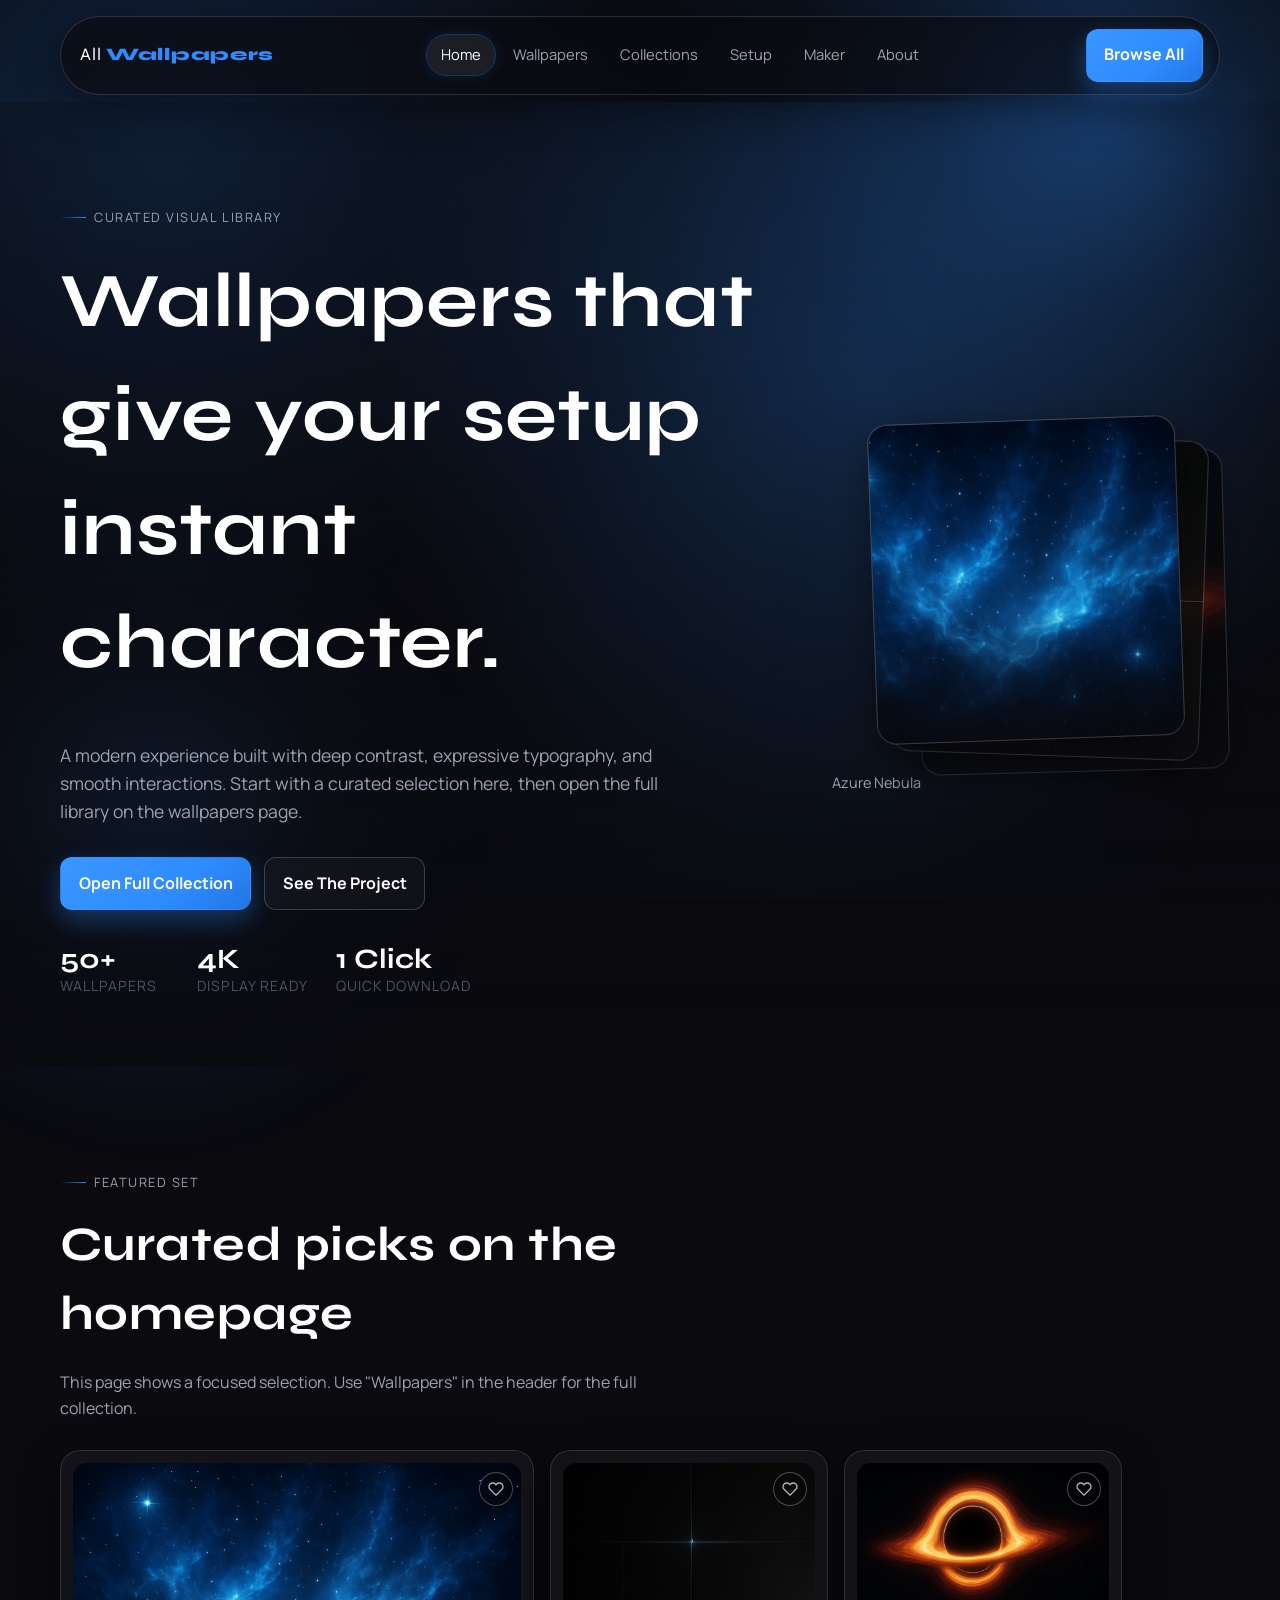
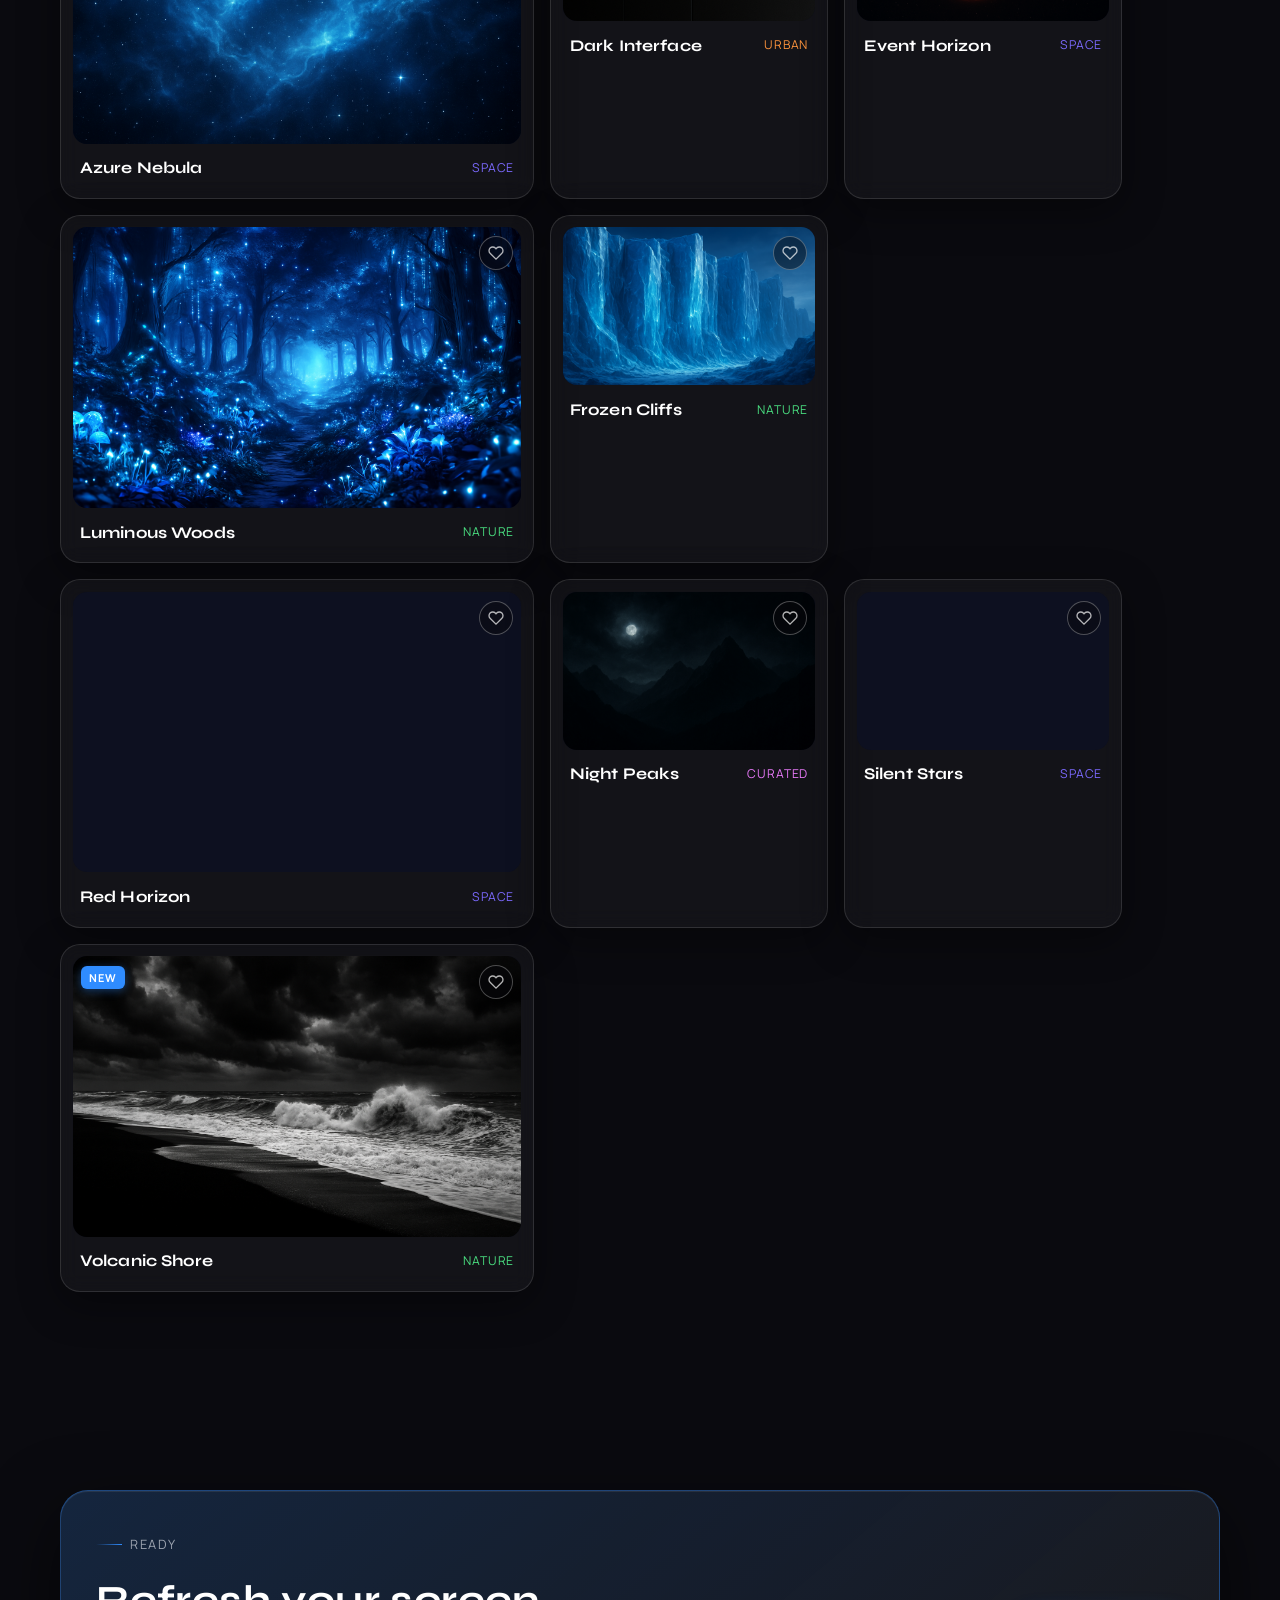
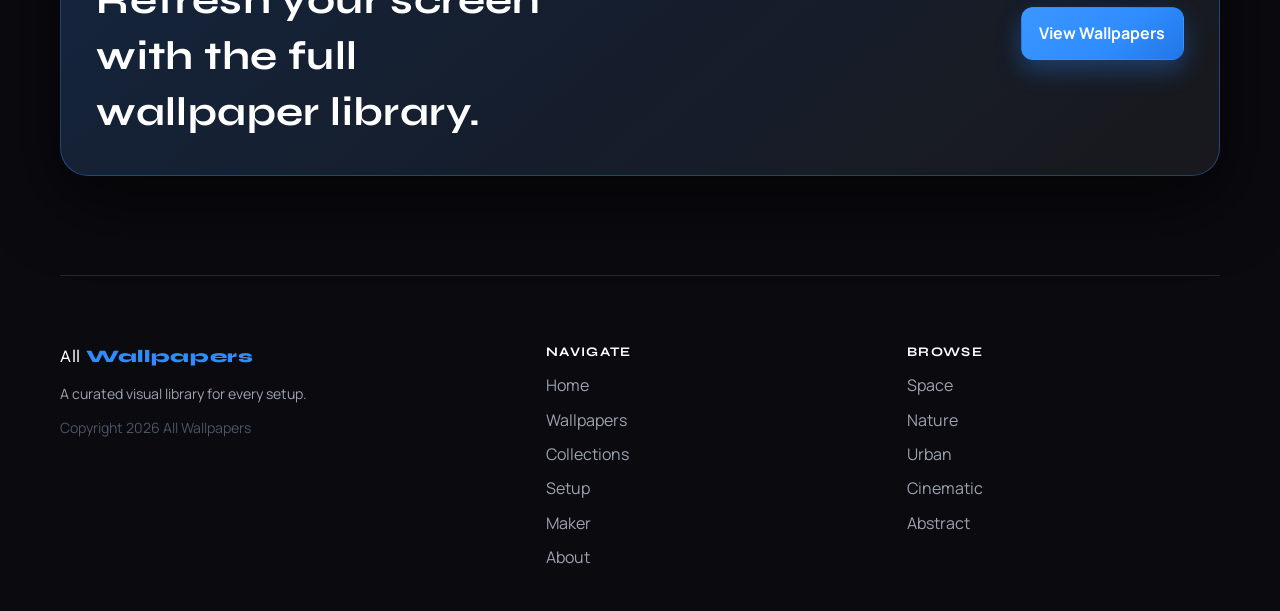
<file: index.html>
<!DOCTYPE html>
<html lang="nl">
<head>
  <meta charset="UTF-8" />
  <meta name="viewport" content="width=device-width, initial-scale=1.0" />
  <meta name="description" content="A curated wallpaper library with 4K downloads for desktop and mobile setups." />
  <meta property="og:title" content="All Wallpapers" />
  <meta property="og:description" content="Browse and download premium wallpapers for your setup." />
  <meta property="og:type" content="website" />
  <title>All Wallpapers | Home</title>
  <link rel="preconnect" href="https://fonts.googleapis.com" />
  <link rel="preconnect" href="https://fonts.gstatic.com" crossorigin />
  <link href="https://fonts.googleapis.com/css2?family=Manrope:wght@400;500;600;700;800&family=Syne:wght@500;700;800&display=swap" rel="stylesheet" />
  <link rel="stylesheet" href="style.css" />
</head>
<body data-page="home">
  <div class="mesh" aria-hidden="true"></div>

  <header class="site-nav" id="siteNav">
    <div class="nav-shell">
      <a class="brand" href="index.html">All <strong>Wallpapers</strong></a>
      <nav class="nav-links" aria-label="Main navigation">
        <a class="nav-link" data-nav="home" href="index.html">Home</a>
        <a class="nav-link" data-nav="wallpapers" href="wallpapers.html">Wallpapers</a>
        <a class="nav-link" data-nav="collections" href="collections.html">Collections</a>
        <a class="nav-link" data-nav="setup" href="setup.html">Setup</a>
        <a class="nav-link" data-nav="gradient-maker" href="gradient-maker.html">Maker</a>
        <a class="nav-link" data-nav="about" href="about.html">About</a>
      </nav>
      <a class="btn" href="wallpapers.html">Browse All</a>
    </div>
  </header>

  <main>
    <section class="hero">
      <div class="hero-inner">
        <div class="reveal">
          <span class="eyebrow">Curated Visual Library</span>
          <h1 class="hero-title">Wallpapers that give your setup instant character.</h1>
          <p class="hero-sub">
            A modern experience built with deep contrast, expressive typography, and smooth interactions.
            Start with a curated selection here, then open the full library on the wallpapers page.
          </p>
          <div class="hero-actions">
            <a class="btn" href="wallpapers.html">Open Full Collection</a>
            <a class="btn-ghost" href="about.html">See The Project</a>
          </div>
          <div class="stat-row">
            <div class="stat">
              <strong>50+</strong>
              <span>Wallpapers</span>
            </div>
            <div class="stat">
              <strong>4K</strong>
              <span>Display Ready</span>
            </div>
            <div class="stat">
              <strong>1 Click</strong>
              <span>Quick Download</span>
            </div>
          </div>
        </div>

        <div class="hero-preview reveal delay-1">
          <div class="hero-preview-stack" id="heroPreviewStack" aria-label="Featured wallpaper previews"></div>
          <p class="hero-preview-meta" id="heroPreviewMeta"></p>
        </div>
      </div>
    </section>

    <section class="section">
      <div class="section-head reveal">
        <div>
          <span class="eyebrow">Featured Set</span>
          <h2>Curated picks on the homepage</h2>
        </div>
        <p>
          This page shows a focused selection. Use "Wallpapers" in the header for the full collection.
        </p>
      </div>
      <div class="wallpaper-grid" id="featuredGrid" data-layout="asymmetric"></div>
    </section>

    <section class="section">
      <div class="cta reveal">
        <div>
          <span class="eyebrow">Ready</span>
          <h3>Refresh your screen with the full wallpaper library.</h3>
        </div>
        <a class="btn" href="wallpapers.html">View Wallpapers</a>
      </div>
    </section>
  </main>

  <footer>
    <div class="footer-grid">
      <div class="footer-column footer-brand-block">
        <a class="brand footer-brand" href="index.html">All <strong>Wallpapers</strong></a>
        <p class="footer-tagline">A curated visual library for every setup.</p>
        <p class="footer-copy">Copyright <span id="year"></span> All Wallpapers</p>
      </div>
      <div class="footer-column">
        <h2 class="footer-heading">Navigate</h2>
        <div class="footer-links">
          <a class="footer-link" href="index.html">Home</a>
          <a class="footer-link" href="wallpapers.html">Wallpapers</a>
          <a class="footer-link" href="collections.html">Collections</a>
          <a class="footer-link" href="setup.html">Setup</a>
          <a class="footer-link" href="gradient-maker.html">Maker</a>
          <a class="footer-link" href="about.html">About</a>
        </div>
      </div>
      <div class="footer-column">
        <h2 class="footer-heading">Browse</h2>
        <div class="footer-links">
          <a class="footer-link" href="wallpapers.html?category=Space">Space</a>
          <a class="footer-link" href="wallpapers.html?category=Nature">Nature</a>
          <a class="footer-link" href="wallpapers.html?category=Urban">Urban</a>
          <a class="footer-link" href="wallpapers.html?category=Cinematic">Cinematic</a>
          <a class="footer-link" href="wallpapers.html?category=Abstract">Abstract</a>
        </div>
      </div>
    </div>
  </footer>

  <script src="script.js"></script>
</body>
</html>
</file>
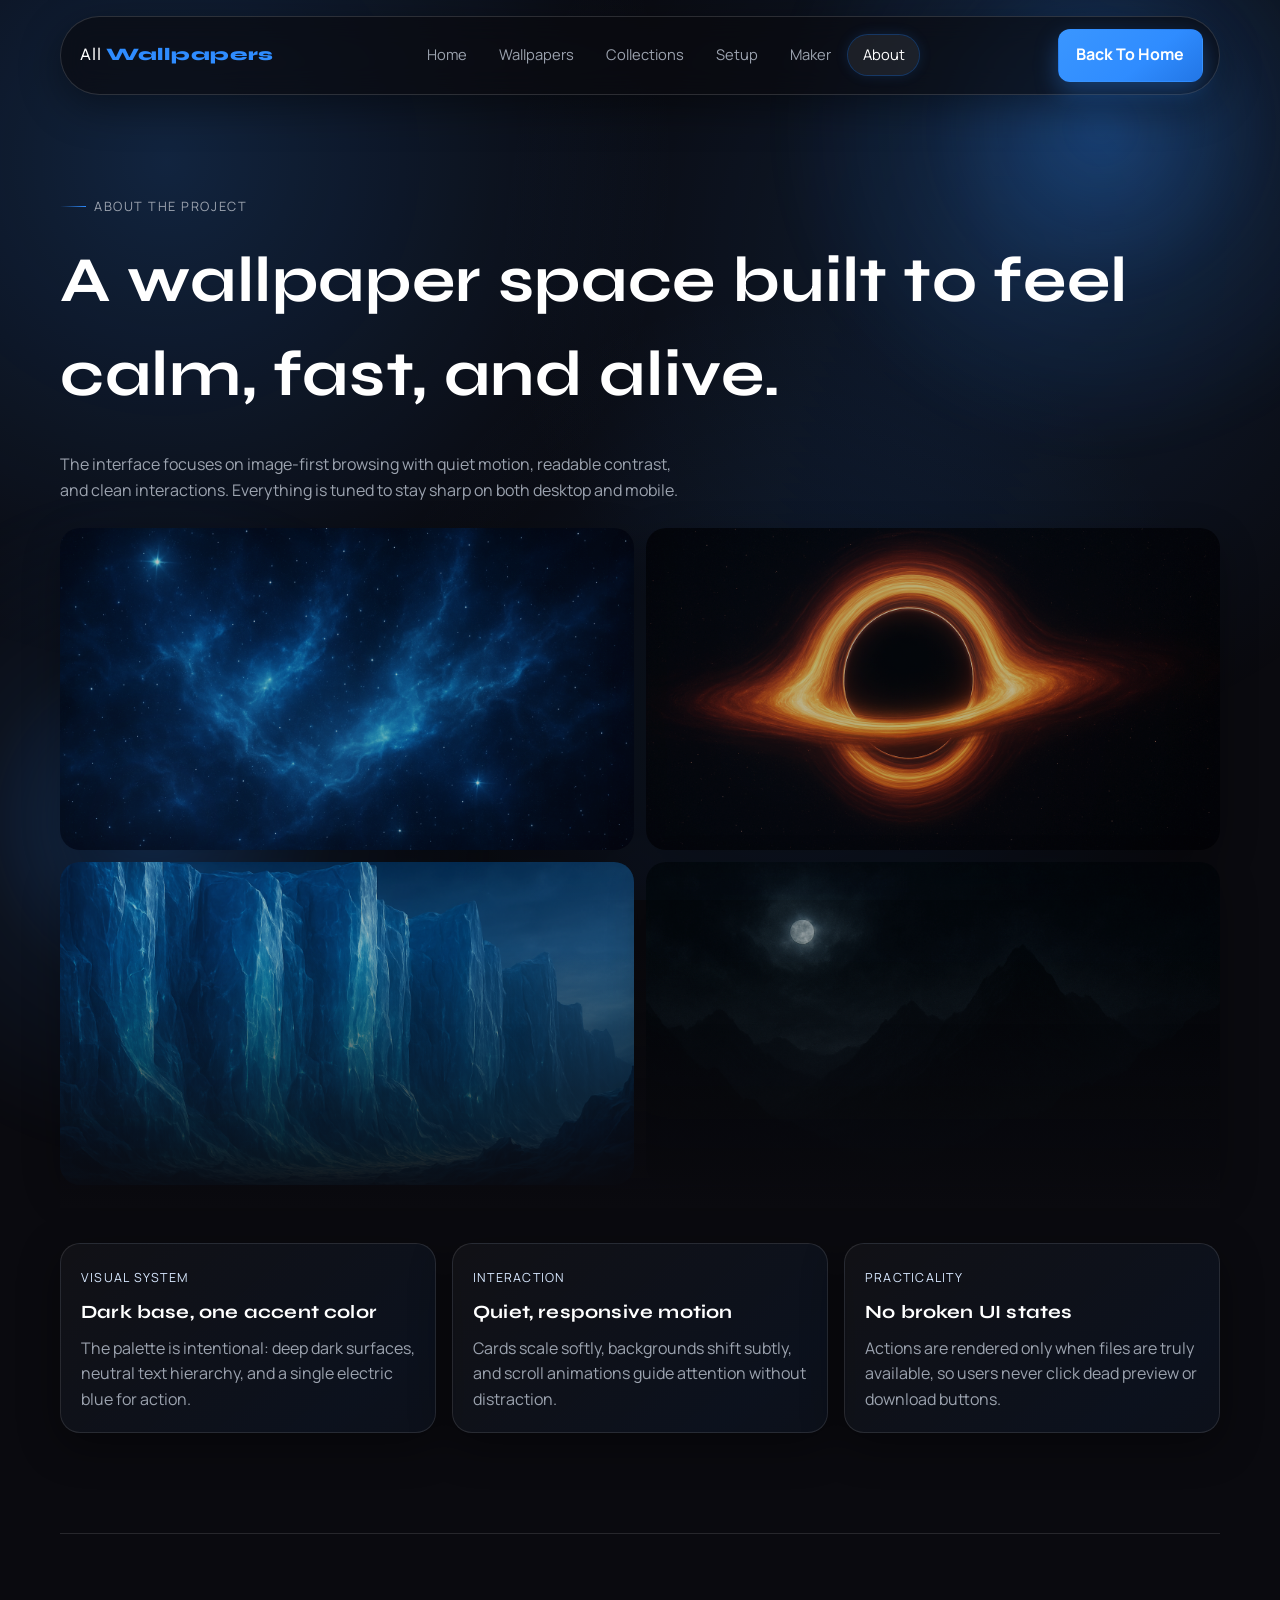
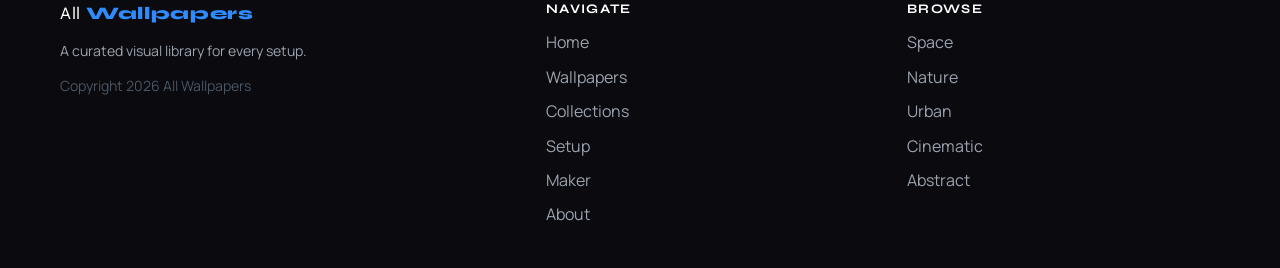
<file: about.html>
<!DOCTYPE html>
<html lang="nl">
<head>
  <meta charset="UTF-8" />
  <meta name="viewport" content="width=device-width, initial-scale=1.0" />
  <meta name="description" content="A curated wallpaper library with 4K downloads for desktop and mobile setups." />
  <meta property="og:title" content="All Wallpapers" />
  <meta property="og:description" content="Browse and download premium wallpapers for your setup." />
  <meta property="og:type" content="website" />
  <title>All Wallpapers | About</title>
  <link rel="preconnect" href="https://fonts.googleapis.com" />
  <link rel="preconnect" href="https://fonts.gstatic.com" crossorigin />
  <link href="https://fonts.googleapis.com/css2?family=Manrope:wght@400;500;600;700;800&family=Syne:wght@500;700;800&display=swap" rel="stylesheet" />
  <link rel="stylesheet" href="style.css" />
</head>
<body data-page="about">
  <div class="mesh" aria-hidden="true"></div>

  <header class="site-nav" id="siteNav">
    <div class="nav-shell">
      <a class="brand" href="index.html">All <strong>Wallpapers</strong></a>
      <nav class="nav-links" aria-label="Main navigation">
        <a class="nav-link" data-nav="home" href="index.html">Home</a>
        <a class="nav-link" data-nav="wallpapers" href="wallpapers.html">Wallpapers</a>
        <a class="nav-link" data-nav="collections" href="collections.html">Collections</a>
        <a class="nav-link" data-nav="setup" href="setup.html">Setup</a>
        <a class="nav-link" data-nav="gradient-maker" href="gradient-maker.html">Maker</a>
        <a class="nav-link" data-nav="about" href="about.html">About</a>
      </nav>
      <a class="btn" href="index.html">Back To Home</a>
    </div>
  </header>

  <main>
    <section class="page-hero reveal">
      <span class="eyebrow">About The Project</span>
      <h1>A wallpaper space built to feel calm, fast, and alive.</h1>
      <p>
        The interface focuses on image-first browsing with quiet motion, readable contrast, and clean interactions.
        Everything is tuned to stay sharp on both desktop and mobile.
      </p>
    </section>

    <div class="about-mosaic reveal">
      <div class="about-mosaic-grid" aria-hidden="true">
        <img src="wallpapers/Azure%20Nebula.png" alt="" loading="lazy" decoding="async" />
        <img src="wallpapers/Event%20Horizon.png" alt="" loading="lazy" decoding="async" />
        <img src="wallpapers/Frozen%20Cliffs.png" alt="" loading="lazy" decoding="async" />
        <img src="wallpapers/Night%20Peaks.png" alt="" loading="lazy" decoding="async" />
      </div>
    </div>

    <section class="section" style="padding-top: 2.2rem;">
      <div class="text-grid">
        <article class="text-card reveal">
          <span class="text-step">Visual System</span>
          <h3>Dark base, one accent color</h3>
          <p style="margin-top: 0.65rem;">The palette is intentional: deep dark surfaces, neutral text hierarchy, and a single electric blue for action.</p>
        </article>
        <article class="text-card reveal delay-1">
          <span class="text-step">Interaction</span>
          <h3>Quiet, responsive motion</h3>
          <p style="margin-top: 0.65rem;">Cards scale softly, backgrounds shift subtly, and scroll animations guide attention without distraction.</p>
        </article>
        <article class="text-card reveal delay-2">
          <span class="text-step">Practicality</span>
          <h3>No broken UI states</h3>
          <p style="margin-top: 0.65rem;">Actions are rendered only when files are truly available, so users never click dead preview or download buttons.</p>
        </article>
      </div>
    </section>
  </main>

  <footer>
    <div class="footer-grid">
      <div class="footer-column footer-brand-block">
        <a class="brand footer-brand" href="index.html">All <strong>Wallpapers</strong></a>
        <p class="footer-tagline">A curated visual library for every setup.</p>
        <p class="footer-copy">Copyright <span id="year"></span> All Wallpapers</p>
      </div>
      <div class="footer-column">
        <h2 class="footer-heading">Navigate</h2>
        <div class="footer-links">
          <a class="footer-link" href="index.html">Home</a>
          <a class="footer-link" href="wallpapers.html">Wallpapers</a>
          <a class="footer-link" href="collections.html">Collections</a>
          <a class="footer-link" href="setup.html">Setup</a>
          <a class="footer-link" href="gradient-maker.html">Maker</a>
          <a class="footer-link" href="about.html">About</a>
        </div>
      </div>
      <div class="footer-column">
        <h2 class="footer-heading">Browse</h2>
        <div class="footer-links">
          <a class="footer-link" href="wallpapers.html?category=Space">Space</a>
          <a class="footer-link" href="wallpapers.html?category=Nature">Nature</a>
          <a class="footer-link" href="wallpapers.html?category=Urban">Urban</a>
          <a class="footer-link" href="wallpapers.html?category=Cinematic">Cinematic</a>
          <a class="footer-link" href="wallpapers.html?category=Abstract">Abstract</a>
        </div>
      </div>
    </div>
  </footer>

  <script src="script.js"></script>
</body>
</html>
</file>
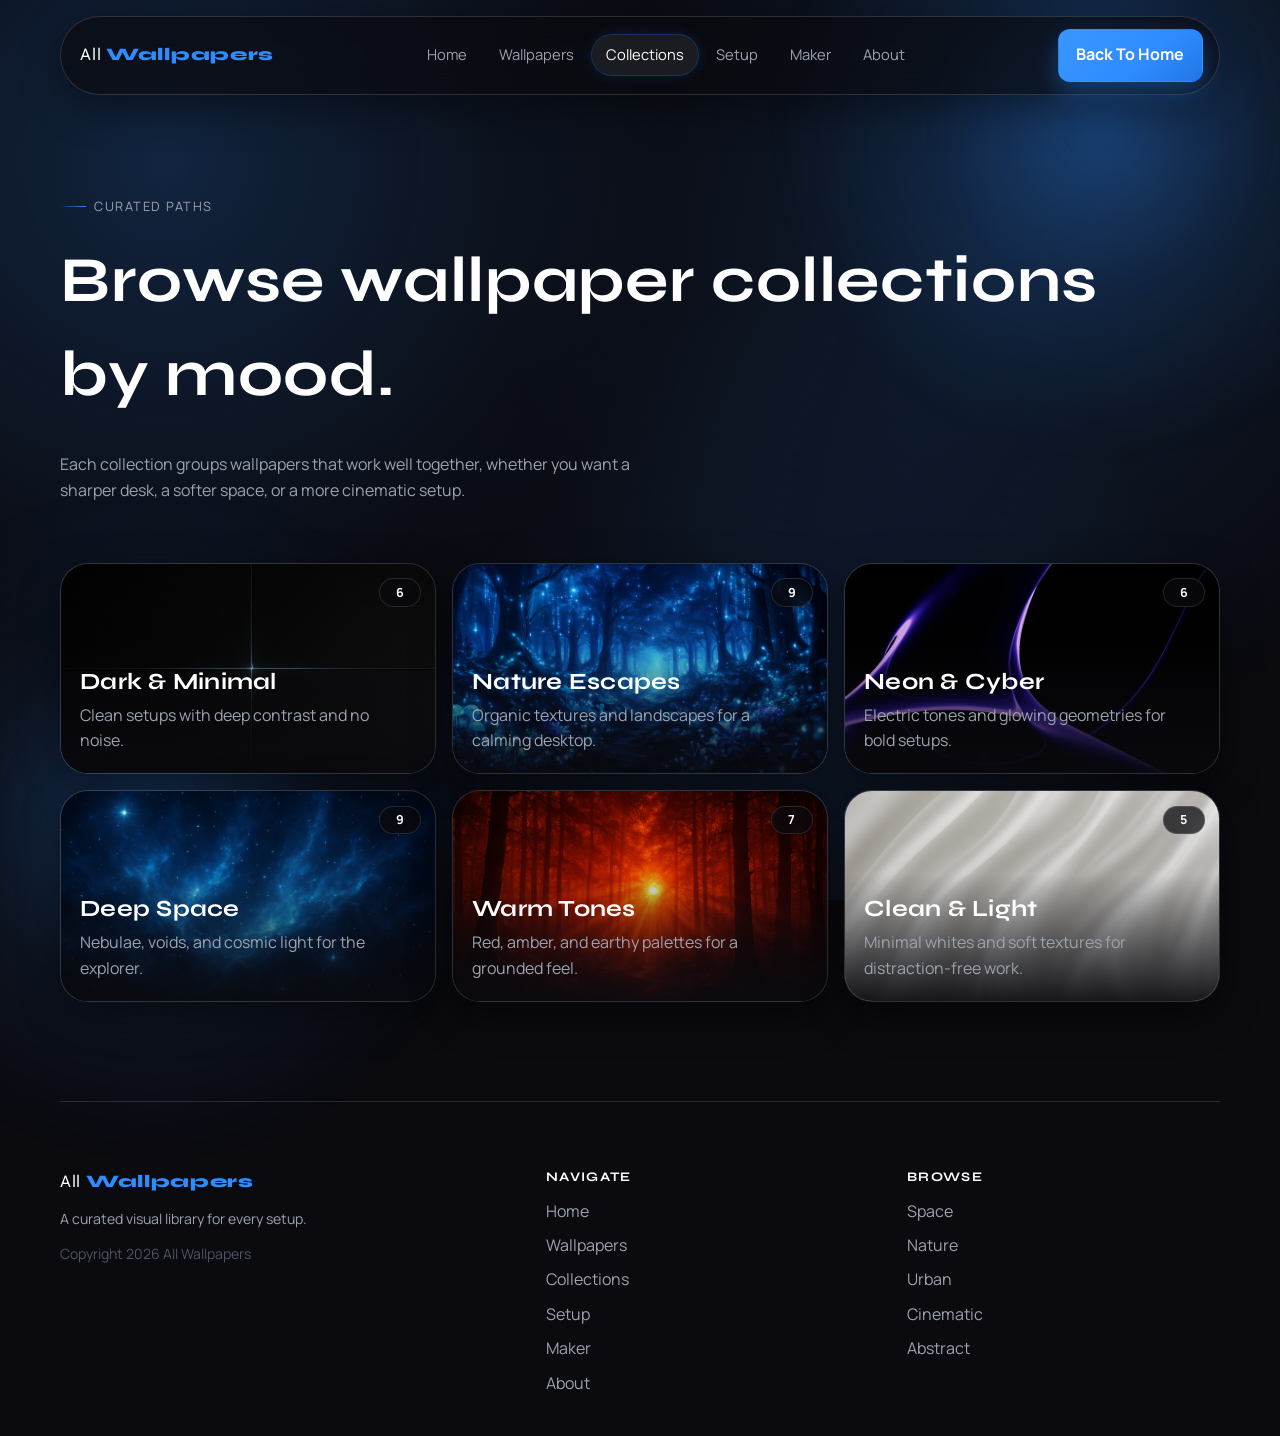
<file: collections.html>
<!DOCTYPE html>
<html lang="nl">
<head>
  <meta charset="UTF-8" />
  <meta name="viewport" content="width=device-width, initial-scale=1.0" />
  <meta name="description" content="Browse curated wallpaper collections for different moods and setups." />
  <meta property="og:title" content="All Wallpapers | Collections" />
  <meta property="og:description" content="Explore curated wallpaper collections for dark, natural, neon, and minimal setups." />
  <meta property="og:type" content="website" />
  <title>All Wallpapers | Collections</title>
  <link rel="preconnect" href="https://fonts.googleapis.com" />
  <link rel="preconnect" href="https://fonts.gstatic.com" crossorigin />
  <link href="https://fonts.googleapis.com/css2?family=Manrope:wght@400;500;600;700;800&family=Syne:wght@500;700;800&display=swap" rel="stylesheet" />
  <link rel="stylesheet" href="style.css" />
</head>
<body data-page="collections">
  <div class="mesh" aria-hidden="true"></div>

  <header class="site-nav" id="siteNav">
    <div class="nav-shell">
      <a class="brand" href="index.html">All <strong>Wallpapers</strong></a>
      <nav class="nav-links" aria-label="Main navigation">
        <a class="nav-link" data-nav="home" href="index.html">Home</a>
        <a class="nav-link" data-nav="wallpapers" href="wallpapers.html">Wallpapers</a>
        <a class="nav-link" data-nav="collections" href="collections.html">Collections</a>
        <a class="nav-link" data-nav="setup" href="setup.html">Setup</a>
        <a class="nav-link" data-nav="gradient-maker" href="gradient-maker.html">Maker</a>
        <a class="nav-link" data-nav="about" href="about.html">About</a>
      </nav>
      <a class="btn" href="index.html">Back To Home</a>
    </div>
  </header>

  <main>
    <section class="page-hero reveal">
      <span class="eyebrow">Curated Paths</span>
      <h1>Browse wallpaper collections by mood.</h1>
      <p>
        Each collection groups wallpapers that work well together, whether you want a sharper desk, a softer space,
        or a more cinematic setup.
      </p>
    </section>

    <section class="section" style="padding-top: 2.2rem;">
      <div class="collections-grid" id="collectionsGrid"></div>
    </section>
  </main>

  <footer>
    <div class="footer-grid">
      <div class="footer-column footer-brand-block">
        <a class="brand footer-brand" href="index.html">All <strong>Wallpapers</strong></a>
        <p class="footer-tagline">A curated visual library for every setup.</p>
        <p class="footer-copy">Copyright <span id="year"></span> All Wallpapers</p>
      </div>
      <div class="footer-column">
        <h2 class="footer-heading">Navigate</h2>
        <div class="footer-links">
          <a class="footer-link" href="index.html">Home</a>
          <a class="footer-link" href="wallpapers.html">Wallpapers</a>
          <a class="footer-link" href="collections.html">Collections</a>
          <a class="footer-link" href="setup.html">Setup</a>
          <a class="footer-link" href="gradient-maker.html">Maker</a>
          <a class="footer-link" href="about.html">About</a>
        </div>
      </div>
      <div class="footer-column">
        <h2 class="footer-heading">Browse</h2>
        <div class="footer-links">
          <a class="footer-link" href="wallpapers.html?category=Space">Space</a>
          <a class="footer-link" href="wallpapers.html?category=Nature">Nature</a>
          <a class="footer-link" href="wallpapers.html?category=Urban">Urban</a>
          <a class="footer-link" href="wallpapers.html?category=Cinematic">Cinematic</a>
          <a class="footer-link" href="wallpapers.html?category=Abstract">Abstract</a>
        </div>
      </div>
    </div>
  </footer>

  <script src="script.js"></script>
</body>
</html>
</file>
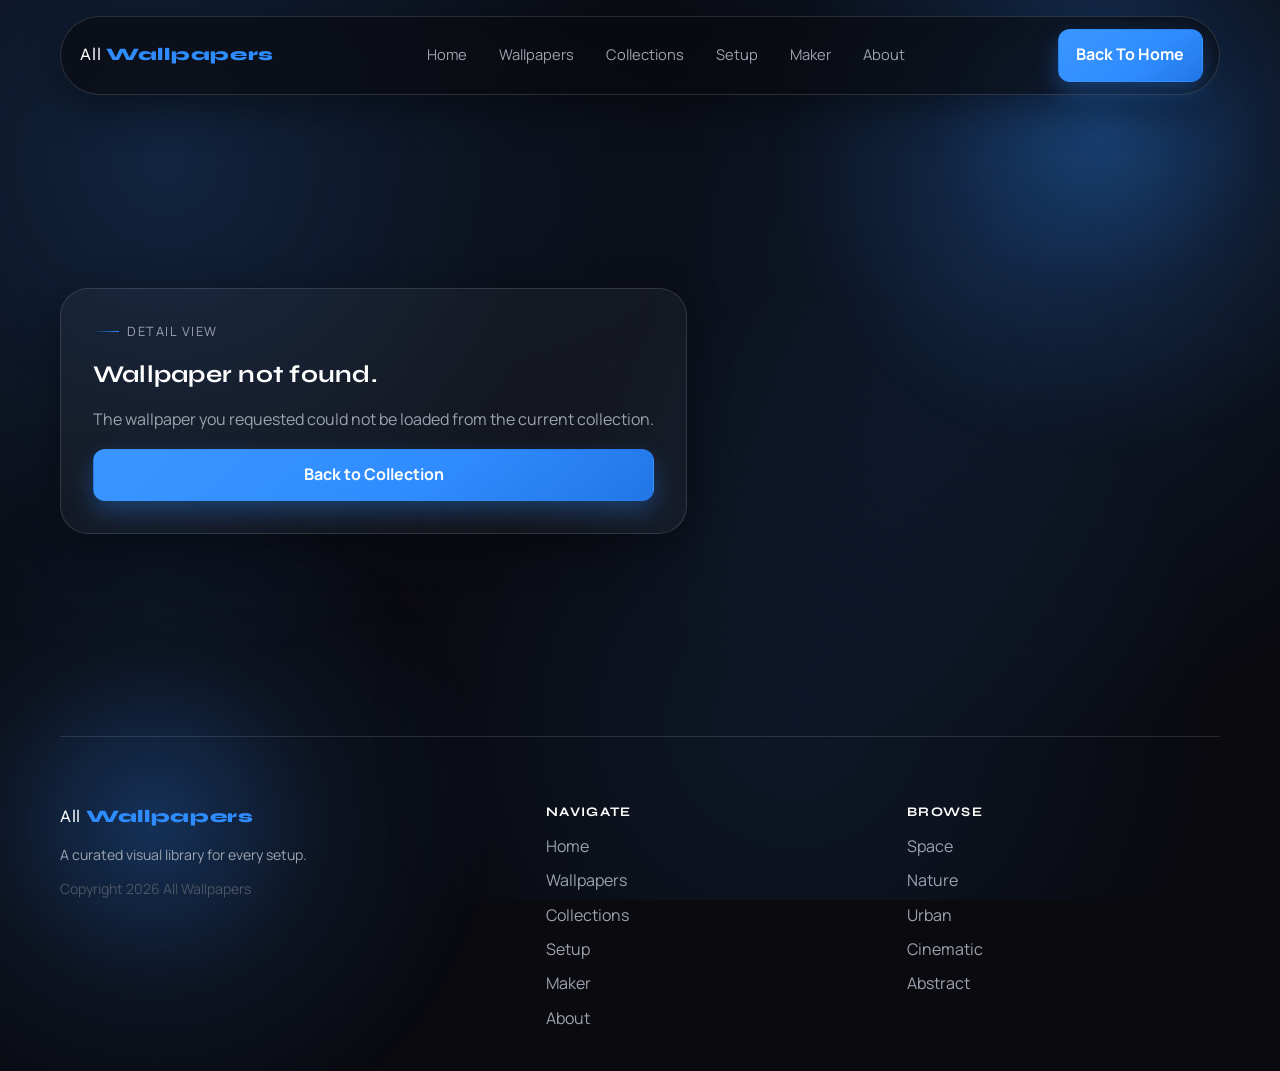
<file: detail.html>
<!DOCTYPE html>
<html lang="nl">
<head>
  <meta charset="UTF-8" />
  <meta name="viewport" content="width=device-width, initial-scale=1.0" />
  <meta name="description" content="View a wallpaper in detail and download it directly." />
  <meta property="og:title" content="All Wallpapers | Detail" />
  <meta property="og:description" content="Open a wallpaper detail view with related picks and full-screen preview." />
  <meta property="og:type" content="website" />
  <title>All Wallpapers | Detail</title>
  <link rel="preconnect" href="https://fonts.googleapis.com" />
  <link rel="preconnect" href="https://fonts.gstatic.com" crossorigin />
  <link href="https://fonts.googleapis.com/css2?family=Manrope:wght@400;500;600;700;800&family=Syne:wght@500;700;800&display=swap" rel="stylesheet" />
  <link rel="stylesheet" href="style.css" />
</head>
<body data-page="detail">
  <div class="mesh" aria-hidden="true"></div>

  <header class="site-nav" id="siteNav">
    <div class="nav-shell">
      <a class="brand" href="index.html">All <strong>Wallpapers</strong></a>
      <nav class="nav-links" aria-label="Main navigation">
        <a class="nav-link" data-nav="home" href="index.html">Home</a>
        <a class="nav-link" data-nav="wallpapers" href="wallpapers.html">Wallpapers</a>
        <a class="nav-link" data-nav="collections" href="collections.html">Collections</a>
        <a class="nav-link" data-nav="setup" href="setup.html">Setup</a>
        <a class="nav-link" data-nav="gradient-maker" href="gradient-maker.html">Maker</a>
        <a class="nav-link" data-nav="about" href="about.html">About</a>
      </nav>
      <a class="btn" href="index.html">Back To Home</a>
    </div>
  </header>

  <main class="detail-main" id="detailMount"></main>

  <footer>
    <div class="footer-grid">
      <div class="footer-column footer-brand-block">
        <a class="brand footer-brand" href="index.html">All <strong>Wallpapers</strong></a>
        <p class="footer-tagline">A curated visual library for every setup.</p>
        <p class="footer-copy">Copyright <span id="year"></span> All Wallpapers</p>
      </div>
      <div class="footer-column">
        <h2 class="footer-heading">Navigate</h2>
        <div class="footer-links">
          <a class="footer-link" href="index.html">Home</a>
          <a class="footer-link" href="wallpapers.html">Wallpapers</a>
          <a class="footer-link" href="collections.html">Collections</a>
          <a class="footer-link" href="setup.html">Setup</a>
          <a class="footer-link" href="gradient-maker.html">Maker</a>
          <a class="footer-link" href="about.html">About</a>
        </div>
      </div>
      <div class="footer-column">
        <h2 class="footer-heading">Browse</h2>
        <div class="footer-links">
          <a class="footer-link" href="wallpapers.html?category=Space">Space</a>
          <a class="footer-link" href="wallpapers.html?category=Nature">Nature</a>
          <a class="footer-link" href="wallpapers.html?category=Urban">Urban</a>
          <a class="footer-link" href="wallpapers.html?category=Cinematic">Cinematic</a>
          <a class="footer-link" href="wallpapers.html?category=Abstract">Abstract</a>
        </div>
      </div>
    </div>
  </footer>

  <script src="script.js"></script>
</body>
</html>
</file>
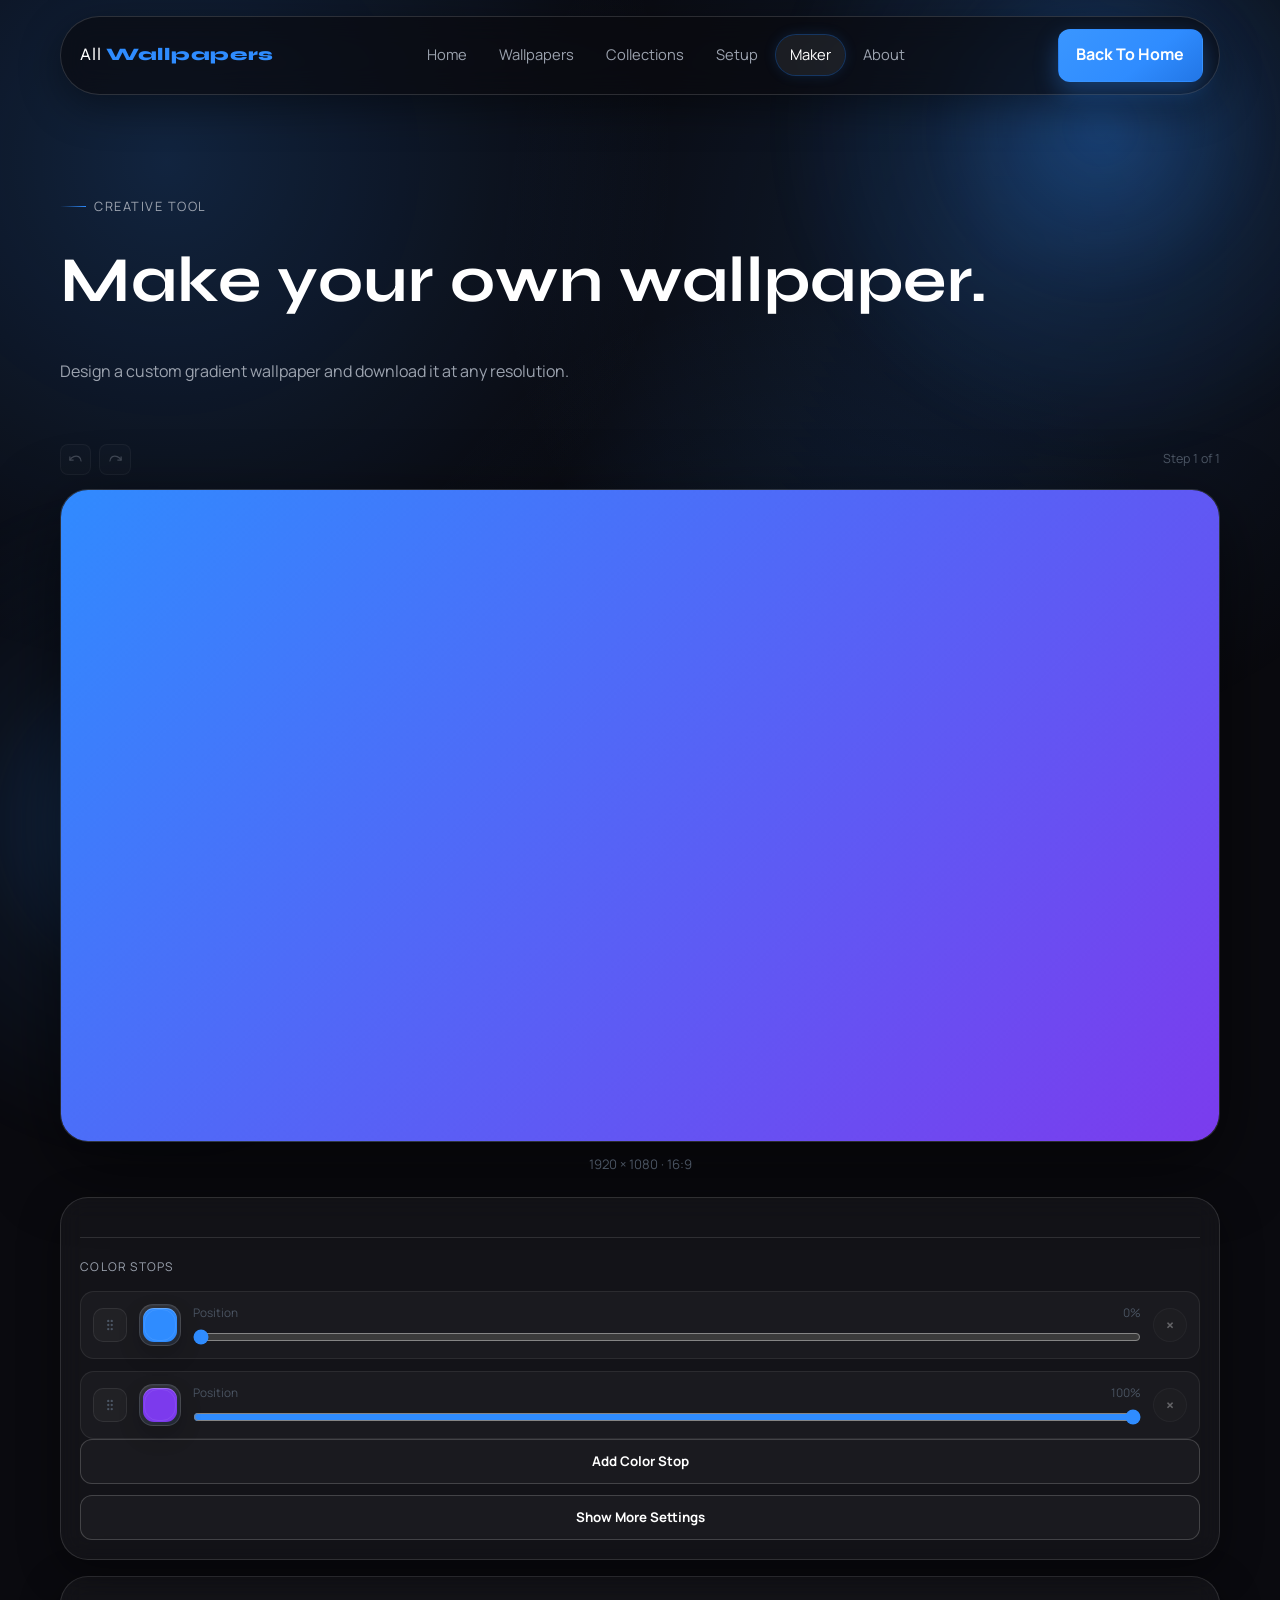
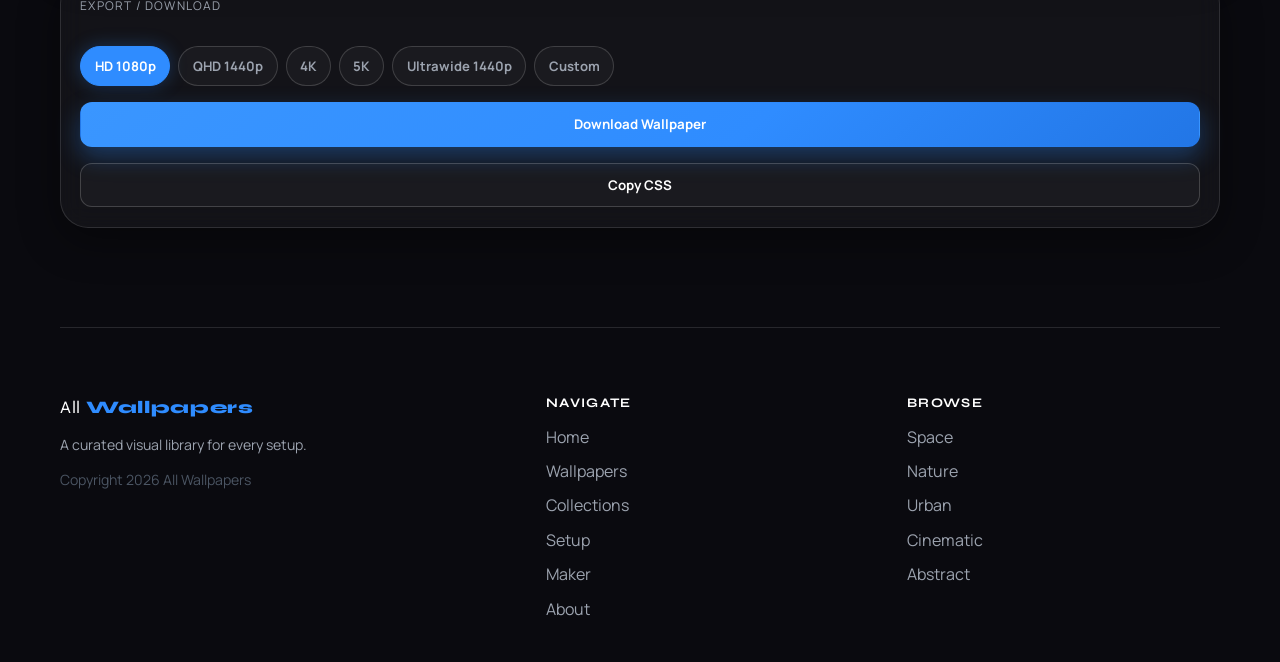
<file: gradient-maker.html>
<!DOCTYPE html>
<html lang="nl">
<head>
  <meta charset="UTF-8" />
  <meta name="viewport" content="width=device-width, initial-scale=1.0" />
  <meta name="description" content="Design a custom gradient wallpaper and download it at any resolution." />
  <meta property="og:title" content="All Wallpapers | Gradient Maker" />
  <meta property="og:description" content="Create a custom gradient wallpaper with presets, effects, and export controls." />
  <meta property="og:type" content="website" />
  <title>All Wallpapers | Maker</title>
  <link rel="preconnect" href="https://fonts.googleapis.com" />
  <link rel="preconnect" href="https://fonts.gstatic.com" crossorigin />
  <link href="https://fonts.googleapis.com/css2?family=Manrope:wght@400;500;600;700;800&family=Syne:wght@500;700;800&display=swap" rel="stylesheet" />
  <link rel="stylesheet" href="style.css?v=maker-ui-6" />
</head>
<body data-page="gradient-maker">
  <div class="mesh" aria-hidden="true"></div>

  <header class="site-nav" id="siteNav">
    <div class="nav-shell">
      <a class="brand" href="index.html">All <strong>Wallpapers</strong></a>
      <nav class="nav-links" aria-label="Main navigation">
        <a class="nav-link" data-nav="home" href="index.html">Home</a>
        <a class="nav-link" data-nav="wallpapers" href="wallpapers.html">Wallpapers</a>
        <a class="nav-link" data-nav="collections" href="collections.html">Collections</a>
        <a class="nav-link" data-nav="setup" href="setup.html">Setup</a>
        <a class="nav-link" data-nav="gradient-maker" href="gradient-maker.html">Maker</a>
        <a class="nav-link" data-nav="about" href="about.html">About</a>
      </nav>
      <a class="btn" href="index.html">Back To Home</a>
    </div>
  </header>

  <main>
    <section class="page-hero reveal">
      <span class="eyebrow">Creative Tool</span>
      <h1>Make your own wallpaper.</h1>
      <p>Design a custom gradient wallpaper and download it at any resolution.</p>
    </section>

    <section class="section" style="padding-top: 2.2rem;">
      <div class="maker-stack">
        <div class="maker-preview reveal">
          <div class="maker-history-bar" aria-label="History controls">
            <div class="maker-history-actions">
              <button class="history-btn" id="undoGradientBtn" type="button" aria-label="Undo">
                <svg width="15" height="15" viewBox="0 0 24 24" fill="none" stroke="currentColor" stroke-width="2" aria-hidden="true">
                  <path d="M3 7v6h6"></path>
                  <path d="M3 13C5.6 7.6 12 5 17 7.4A9 9 0 0 1 21 15"></path>
                </svg>
              </button>
              <button class="history-btn" id="redoGradientBtn" type="button" aria-label="Redo">
                <svg width="15" height="15" viewBox="0 0 24 24" fill="none" stroke="currentColor" stroke-width="2" aria-hidden="true">
                  <path d="M21 7v6h-6"></path>
                  <path d="M21 13C18.4 7.6 12 5 7 7.4A9 9 0 0 0 3 15"></path>
                </svg>
              </button>
            </div>
            <span class="history-step-label" id="historyStepLabel">Step 0 of 0</span>
          </div>
          <div class="canvas-wrap">
            <canvas id="gradientCanvas" width="1920" height="1080" aria-label="Gradient wallpaper preview"></canvas>
          </div>
          <p class="canvas-meta" id="canvasMeta">1920 × 1080 · 16:9</p>
        </div>

        <div class="maker-controls-stack">
          <div class="maker-panel reveal delay-1">
            <section class="panel-section" data-advanced-section>
              <div class="panel-head">
                <span class="panel-label">Gradient Type</span>
              </div>
              <div class="maker-pill-row" id="gradientTypeRow"></div>
            </section>

            <section class="panel-section">
              <div class="panel-head">
                <span class="panel-label">Color Stops</span>
              </div>
              <div class="stop-list" id="colorStopsList"></div>
              <button class="btn-ghost maker-inline-btn" id="addColorStopBtn" type="button">Add Color Stop</button>
              <button class="btn-ghost maker-settings-toggle" id="toggleMakerSettingsBtn" type="button" aria-expanded="false">
                Show More Settings
              </button>
            </section>

            <section class="panel-section" data-advanced-section>
              <div class="panel-head">
                <span class="panel-label">Glow Spots</span>
              </div>
              <ul class="glow-list" id="glowList"></ul>
              <button class="btn-ghost maker-inline-btn" id="addGlowSpotBtn" type="button">Add Glow Spot</button>
            </section>

            <section class="panel-section" id="directionPanel" data-advanced-section>
              <div class="panel-head">
                <span class="panel-label">Direction / Angle</span>
              </div>
              <div id="directionControls"></div>
            </section>

            <section class="panel-section" data-advanced-section>
              <div class="panel-head">
                <span class="panel-label">Effects</span>
              </div>
              <div class="effects-stack" id="effectsStack"></div>
            </section>

            <section class="panel-section" data-advanced-section>
              <div class="panel-head">
                <span class="panel-label">Presets</span>
              </div>
              <div class="preset-row" id="presetRow"></div>
            </section>

            <section class="panel-section" data-advanced-section>
              <div class="panel-head">
                <span class="panel-label">Randomize</span>
              </div>
              <button class="btn-ghost maker-inline-btn" id="randomizeGradientBtn" type="button">Randomize ↝</button>
              <button class="btn-ghost maker-inline-btn maker-save-btn" id="saveCurrentGradientBtn" type="button">Save Current ↓</button>
            </section>

            <section class="panel-section" data-advanced-section>
              <div class="panel-head">
                <span class="panel-label">Saved This Session</span>
              </div>
              <div class="saved-grid" id="savedGradientsGrid"></div>
            </section>
          </div>

          <div class="maker-export reveal delay-2">
            <div class="panel-head">
              <span class="panel-label">Export / Download</span>
            </div>
            <div class="maker-pill-row maker-resolution-row" id="resolutionRow"></div>
            <div class="custom-resolution-fields" id="customResolutionFields" hidden>
              <label class="maker-field">
                <span>Width</span>
                <input id="customWidthInput" type="number" min="320" max="7680" step="1" value="1920" />
              </label>
              <label class="maker-field">
                <span>Height</span>
                <input id="customHeightInput" type="number" min="320" max="4320" step="1" value="1080" />
              </label>
            </div>
            <button class="btn maker-download-btn" id="downloadGradientBtn" type="button">Download Wallpaper</button>
            <button class="btn-ghost maker-copy-btn" id="copyCssBtn" type="button">Copy CSS</button>
          </div>
        </div>
      </div>
    </section>
  </main>

  <footer>
    <div class="footer-grid">
      <div class="footer-column footer-brand-block">
        <a class="brand footer-brand" href="index.html">All <strong>Wallpapers</strong></a>
        <p class="footer-tagline">A curated visual library for every setup.</p>
        <p class="footer-copy">Copyright <span id="year"></span> All Wallpapers</p>
      </div>
      <div class="footer-column">
        <h2 class="footer-heading">Navigate</h2>
        <div class="footer-links">
          <a class="footer-link" href="index.html">Home</a>
          <a class="footer-link" href="wallpapers.html">Wallpapers</a>
          <a class="footer-link" href="collections.html">Collections</a>
          <a class="footer-link" href="setup.html">Setup</a>
          <a class="footer-link" href="gradient-maker.html">Maker</a>
          <a class="footer-link" href="about.html">About</a>
        </div>
      </div>
      <div class="footer-column">
        <h2 class="footer-heading">Browse</h2>
        <div class="footer-links">
          <a class="footer-link" href="wallpapers.html?category=Space">Space</a>
          <a class="footer-link" href="wallpapers.html?category=Nature">Nature</a>
          <a class="footer-link" href="wallpapers.html?category=Urban">Urban</a>
          <a class="footer-link" href="wallpapers.html?category=Cinematic">Cinematic</a>
          <a class="footer-link" href="wallpapers.html?category=Abstract">Abstract</a>
        </div>
      </div>
    </div>
  </footer>

  <script src="script.js"></script>
  <script src="gradient-maker.js?v=maker-ui-6"></script>
</body>
</html>
</file>
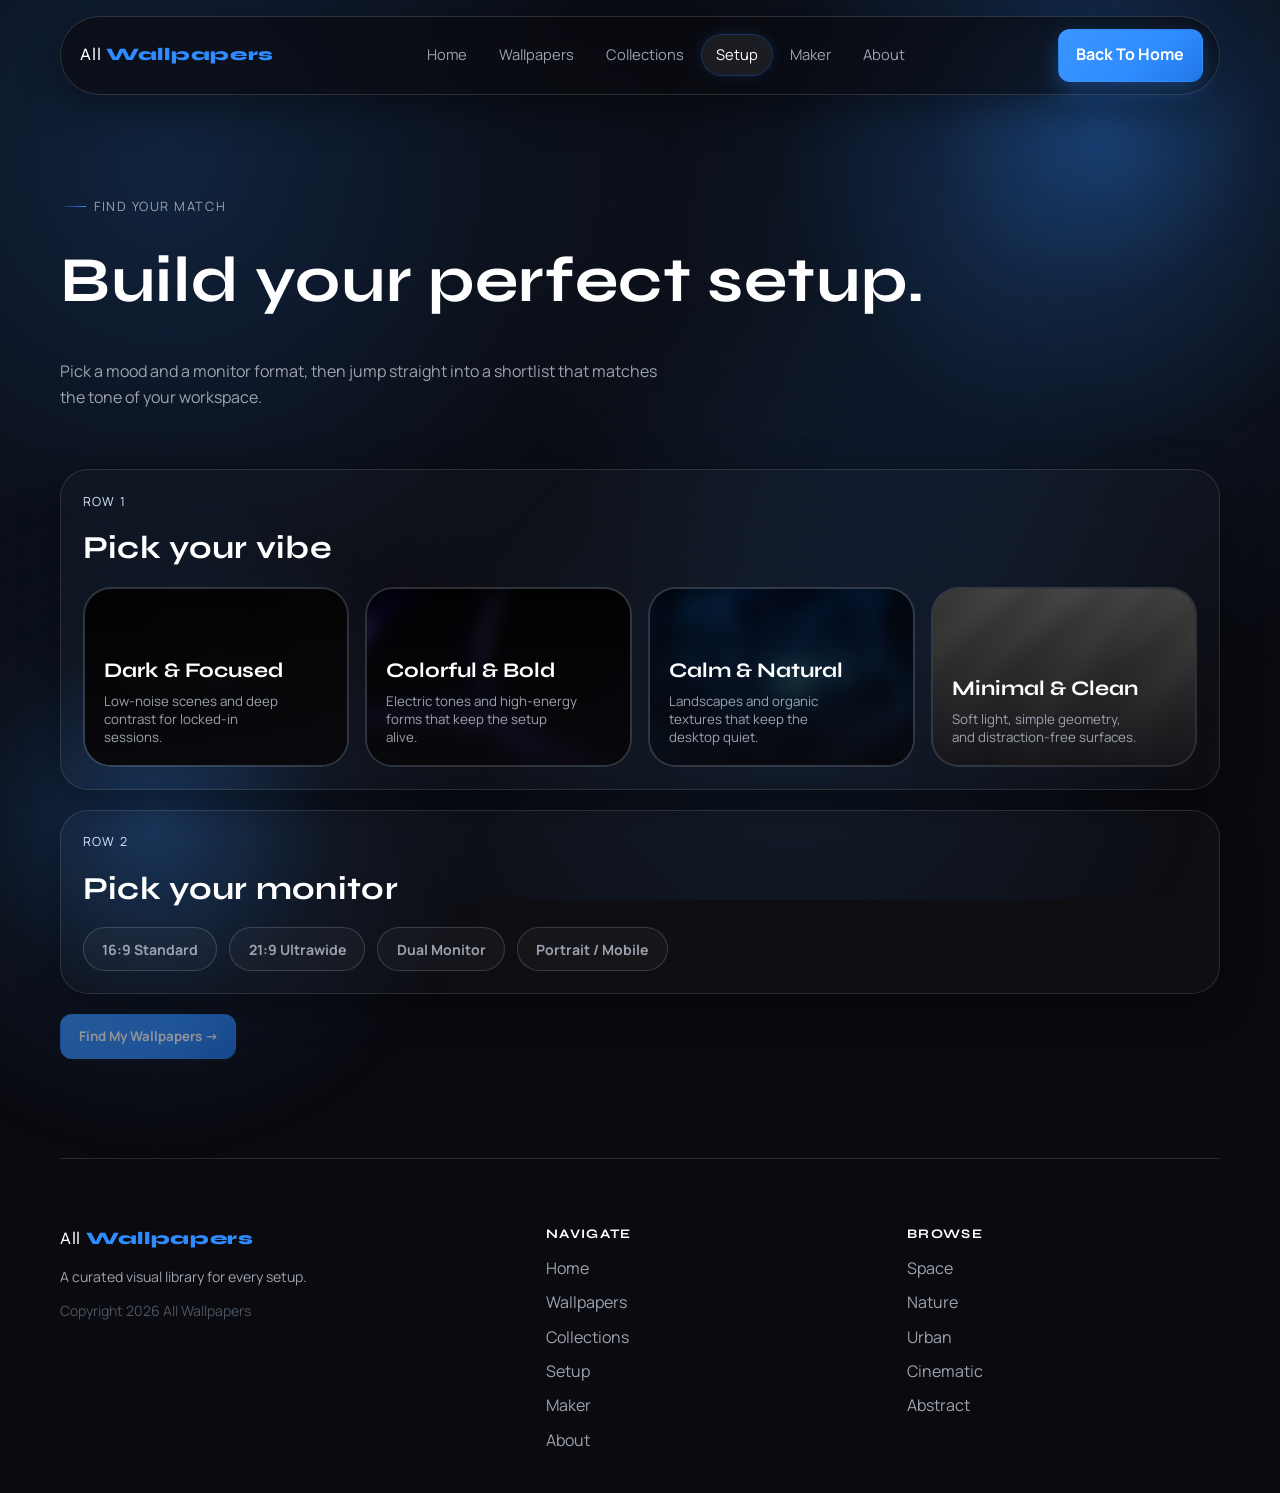
<file: setup.html>
<!DOCTYPE html>
<html lang="nl">
<head>
  <meta charset="UTF-8" />
  <meta name="viewport" content="width=device-width, initial-scale=1.0" />
  <meta name="description" content="Build a wallpaper shortlist based on your setup style." />
  <meta property="og:title" content="All Wallpapers | Setup" />
  <meta property="og:description" content="Pick a vibe and monitor profile to get a wallpaper shortlist." />
  <meta property="og:type" content="website" />
  <title>All Wallpapers | Setup</title>
  <link rel="preconnect" href="https://fonts.googleapis.com" />
  <link rel="preconnect" href="https://fonts.gstatic.com" crossorigin />
  <link href="https://fonts.googleapis.com/css2?family=Manrope:wght@400;500;600;700;800&family=Syne:wght@500;700;800&display=swap" rel="stylesheet" />
  <link rel="stylesheet" href="style.css" />
</head>
<body data-page="setup">
  <div class="mesh" aria-hidden="true"></div>

  <header class="site-nav" id="siteNav">
    <div class="nav-shell">
      <a class="brand" href="index.html">All <strong>Wallpapers</strong></a>
      <nav class="nav-links" aria-label="Main navigation">
        <a class="nav-link" data-nav="home" href="index.html">Home</a>
        <a class="nav-link" data-nav="wallpapers" href="wallpapers.html">Wallpapers</a>
        <a class="nav-link" data-nav="collections" href="collections.html">Collections</a>
        <a class="nav-link" data-nav="setup" href="setup.html">Setup</a>
        <a class="nav-link" data-nav="gradient-maker" href="gradient-maker.html">Maker</a>
        <a class="nav-link" data-nav="about" href="about.html">About</a>
      </nav>
      <a class="btn" href="index.html">Back To Home</a>
    </div>
  </header>

  <main>
    <section class="page-hero reveal">
      <span class="eyebrow">Find Your Match</span>
      <h1>Build your perfect setup.</h1>
      <p>
        Pick a mood and a monitor format, then jump straight into a shortlist that matches the tone of your workspace.
      </p>
    </section>

    <section class="section setup-section" style="padding-top: 2.2rem;">
      <div class="setup-shell">
        <div class="setup-step reveal">
          <div class="setup-step-head">
            <span class="text-step">Row 1</span>
            <h2>Pick your vibe</h2>
          </div>
          <div class="setup-card-grid" id="setupVibeGrid"></div>
        </div>

        <div class="setup-step reveal delay-1">
          <div class="setup-step-head">
            <span class="text-step">Row 2</span>
            <h2>Pick your monitor</h2>
          </div>
          <div class="setup-monitor-row" id="setupMonitorRow"></div>
        </div>

        <div class="setup-actions reveal delay-2">
          <button class="btn setup-submit" id="setupSubmitBtn" type="button">Find My Wallpapers →</button>
        </div>
      </div>
    </section>
  </main>

  <footer>
    <div class="footer-grid">
      <div class="footer-column footer-brand-block">
        <a class="brand footer-brand" href="index.html">All <strong>Wallpapers</strong></a>
        <p class="footer-tagline">A curated visual library for every setup.</p>
        <p class="footer-copy">Copyright <span id="year"></span> All Wallpapers</p>
      </div>
      <div class="footer-column">
        <h2 class="footer-heading">Navigate</h2>
        <div class="footer-links">
          <a class="footer-link" href="index.html">Home</a>
          <a class="footer-link" href="wallpapers.html">Wallpapers</a>
          <a class="footer-link" href="collections.html">Collections</a>
          <a class="footer-link" href="setup.html">Setup</a>
          <a class="footer-link" href="gradient-maker.html">Maker</a>
          <a class="footer-link" href="about.html">About</a>
        </div>
      </div>
      <div class="footer-column">
        <h2 class="footer-heading">Browse</h2>
        <div class="footer-links">
          <a class="footer-link" href="wallpapers.html?category=Space">Space</a>
          <a class="footer-link" href="wallpapers.html?category=Nature">Nature</a>
          <a class="footer-link" href="wallpapers.html?category=Urban">Urban</a>
          <a class="footer-link" href="wallpapers.html?category=Cinematic">Cinematic</a>
          <a class="footer-link" href="wallpapers.html?category=Abstract">Abstract</a>
        </div>
      </div>
    </div>
  </footer>

  <script src="script.js"></script>
</body>
</html>
</file>
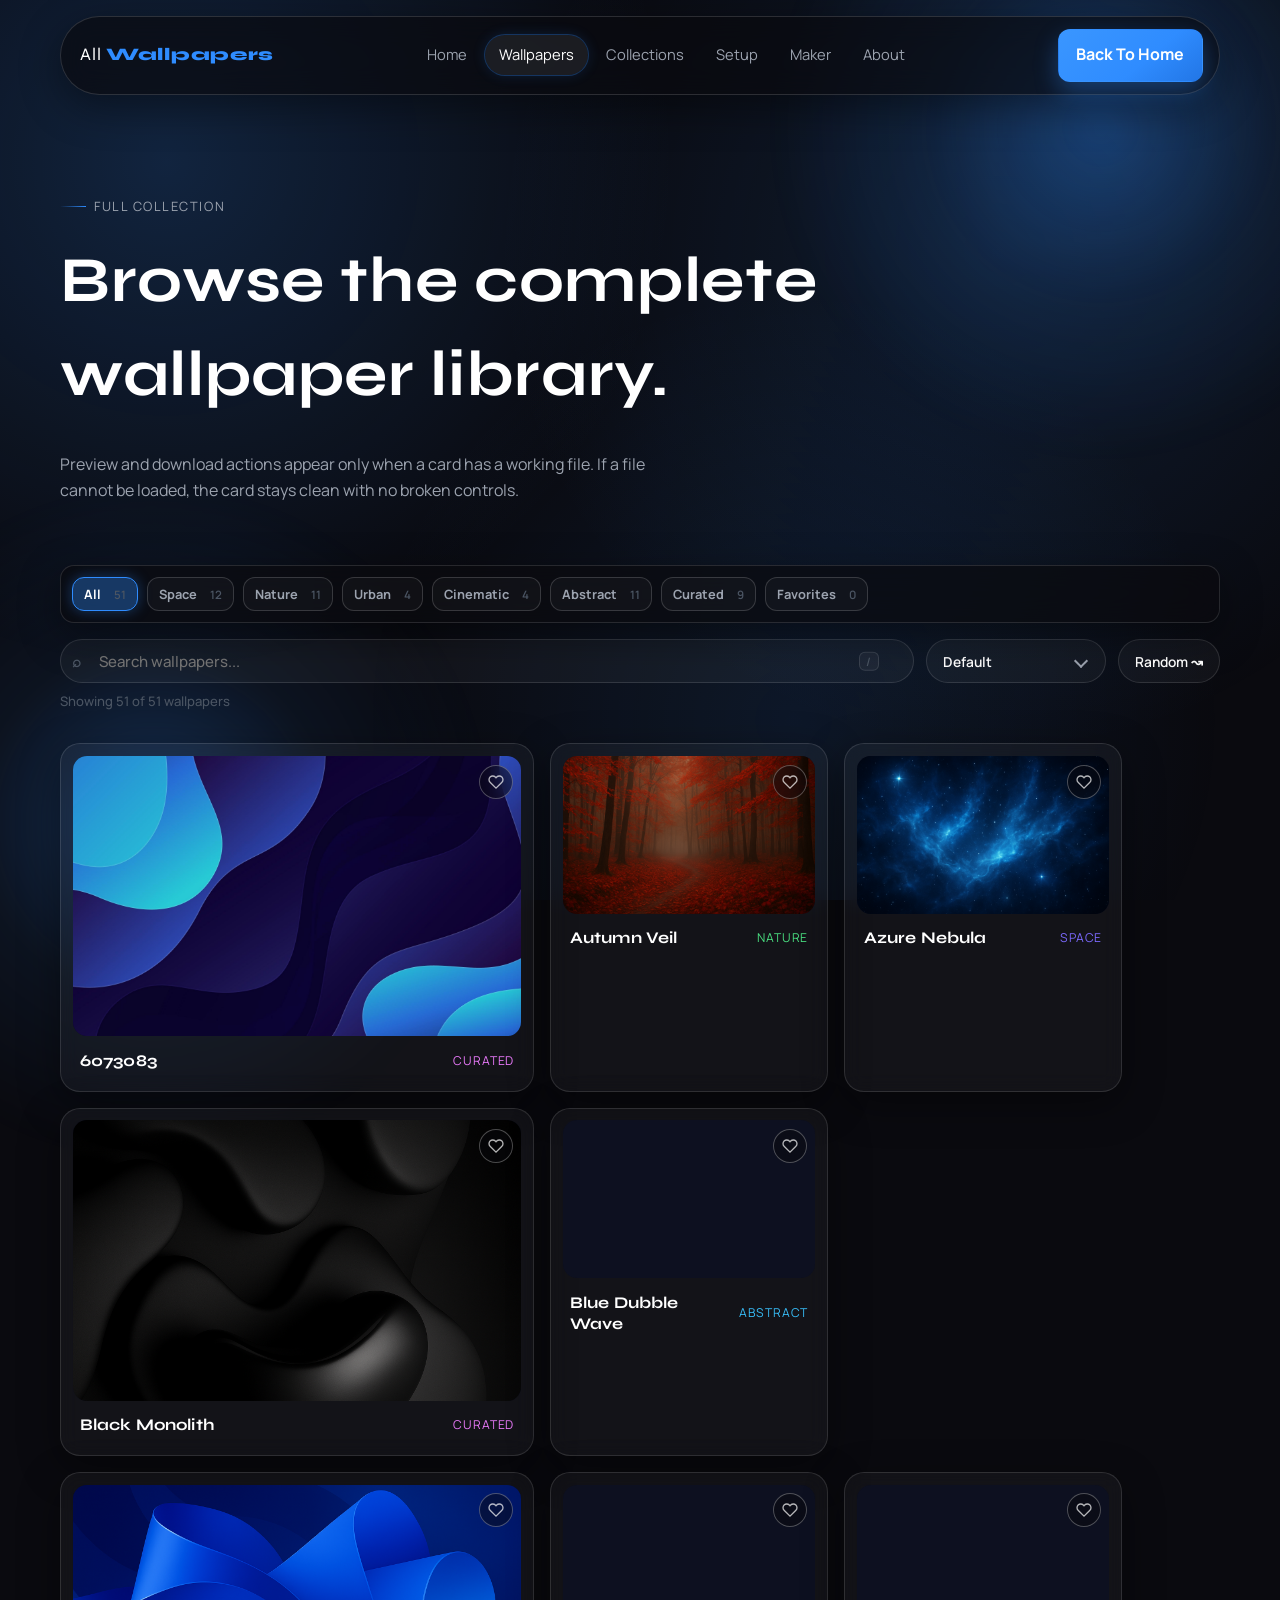
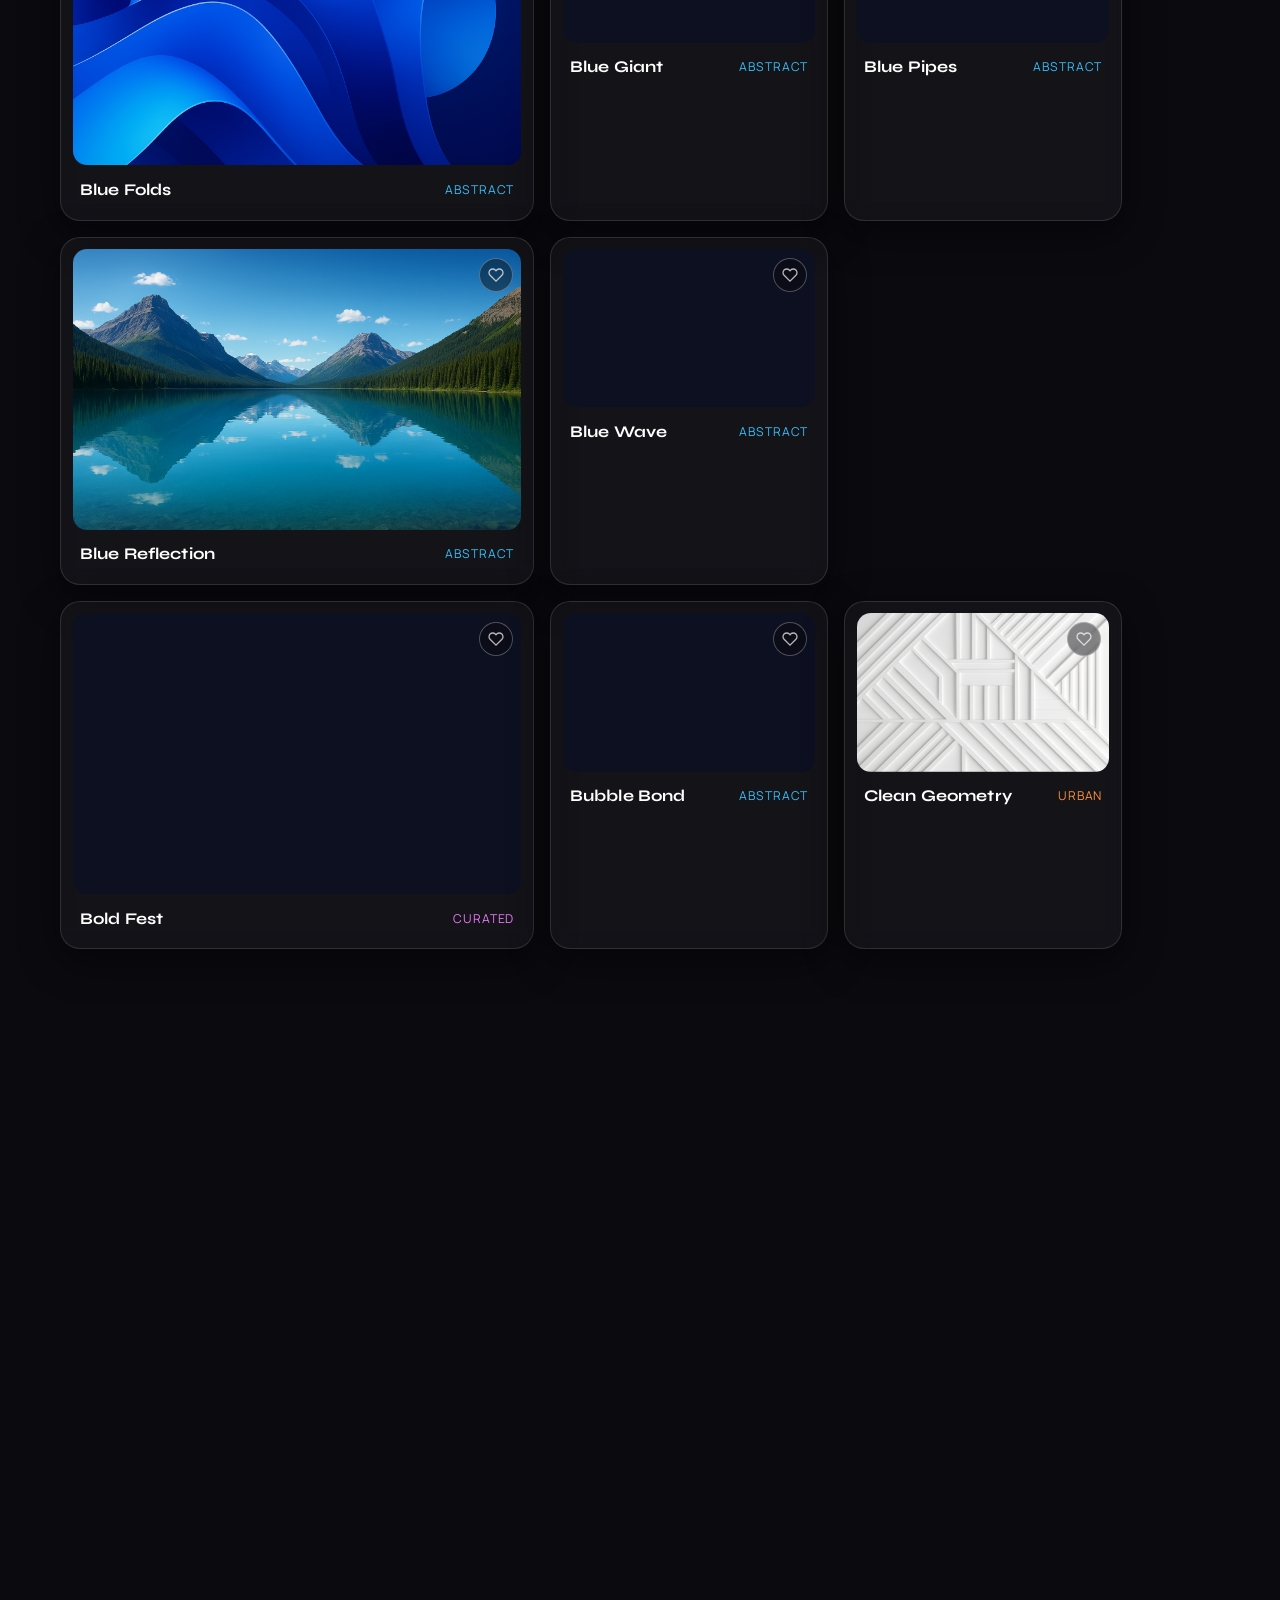
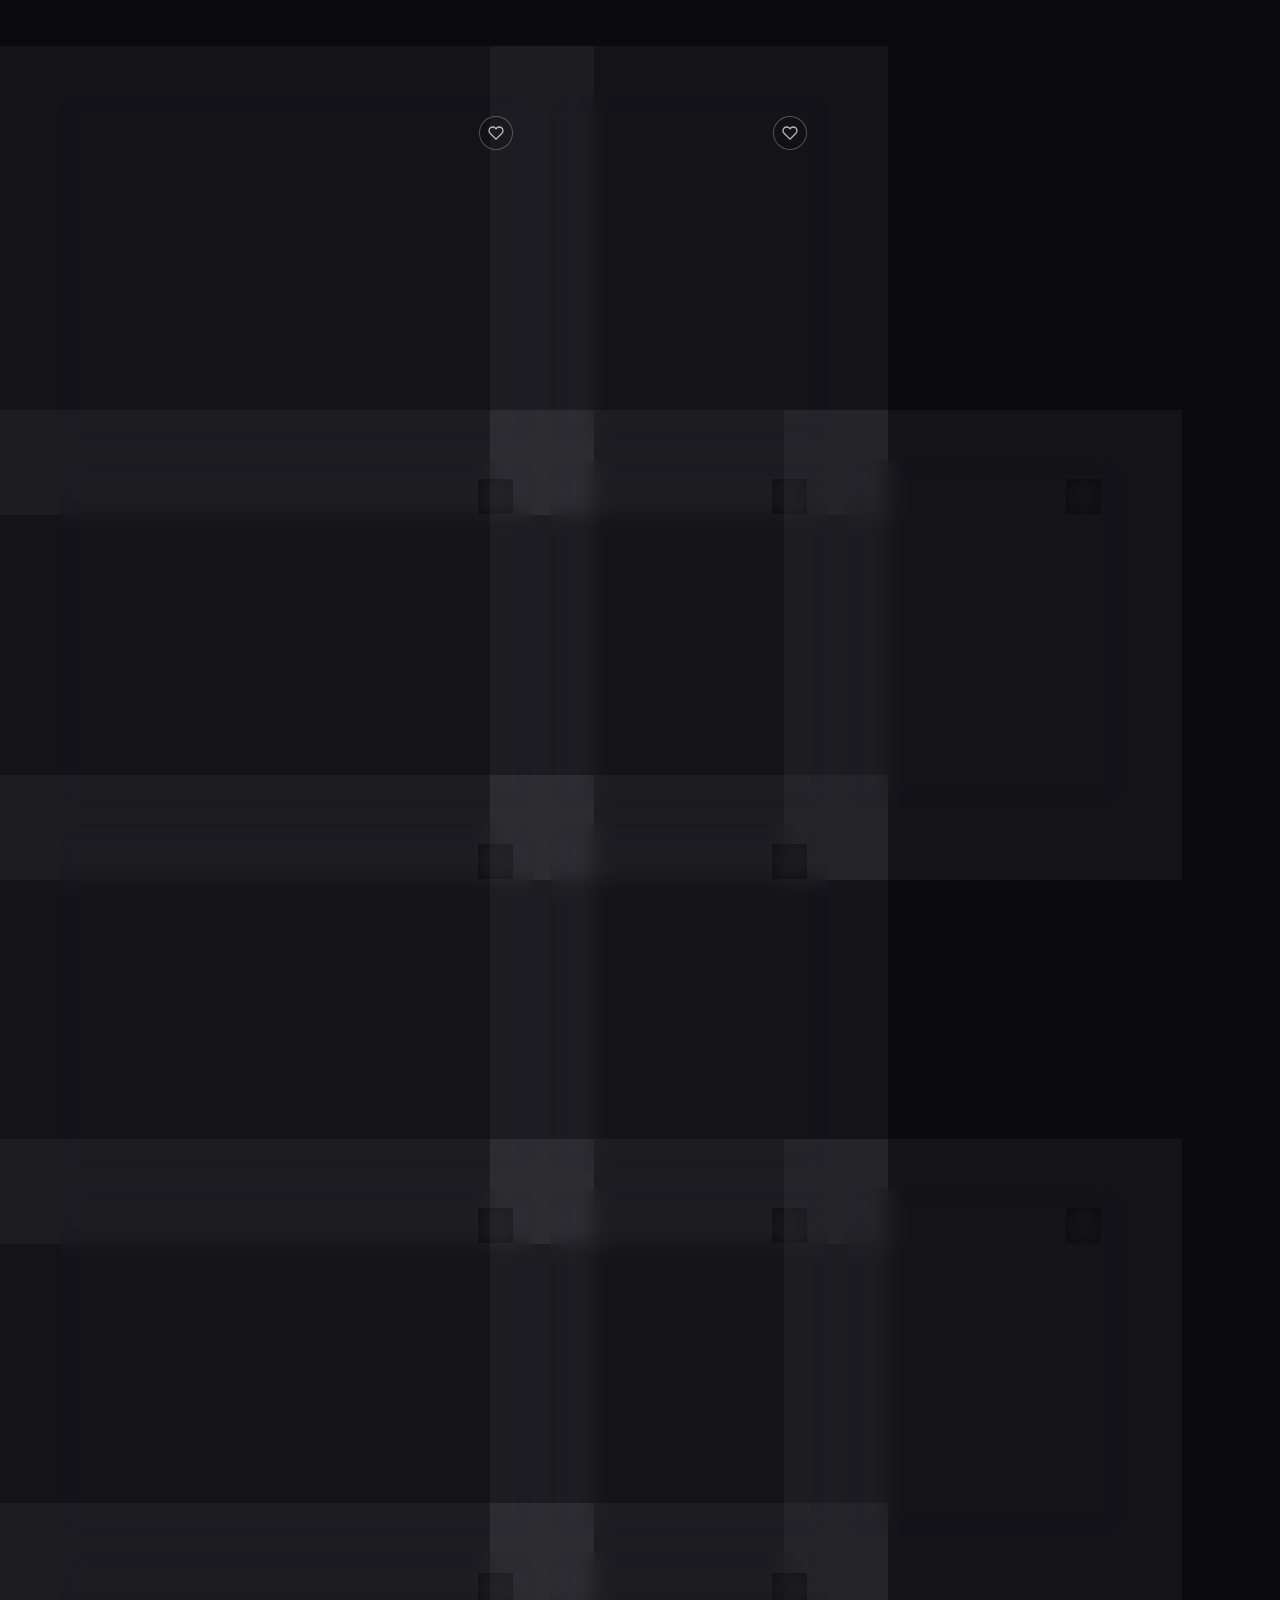
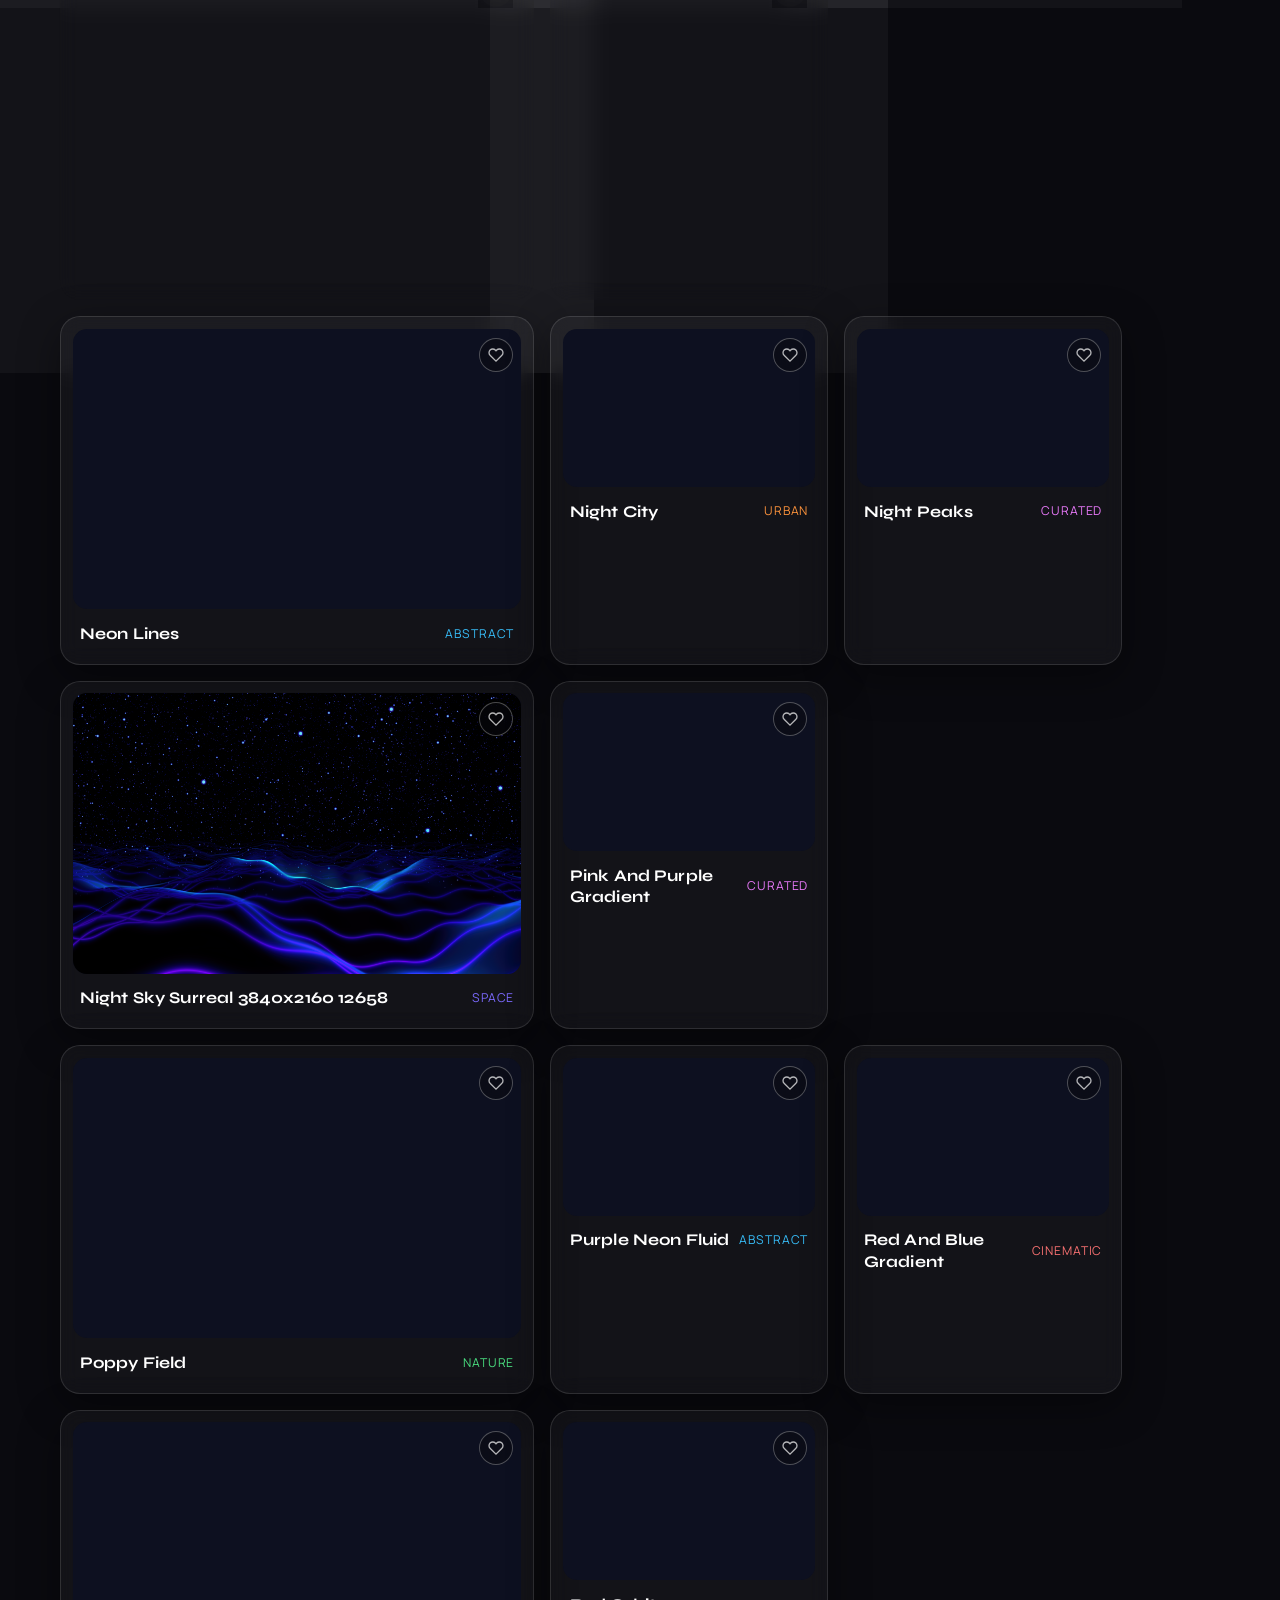
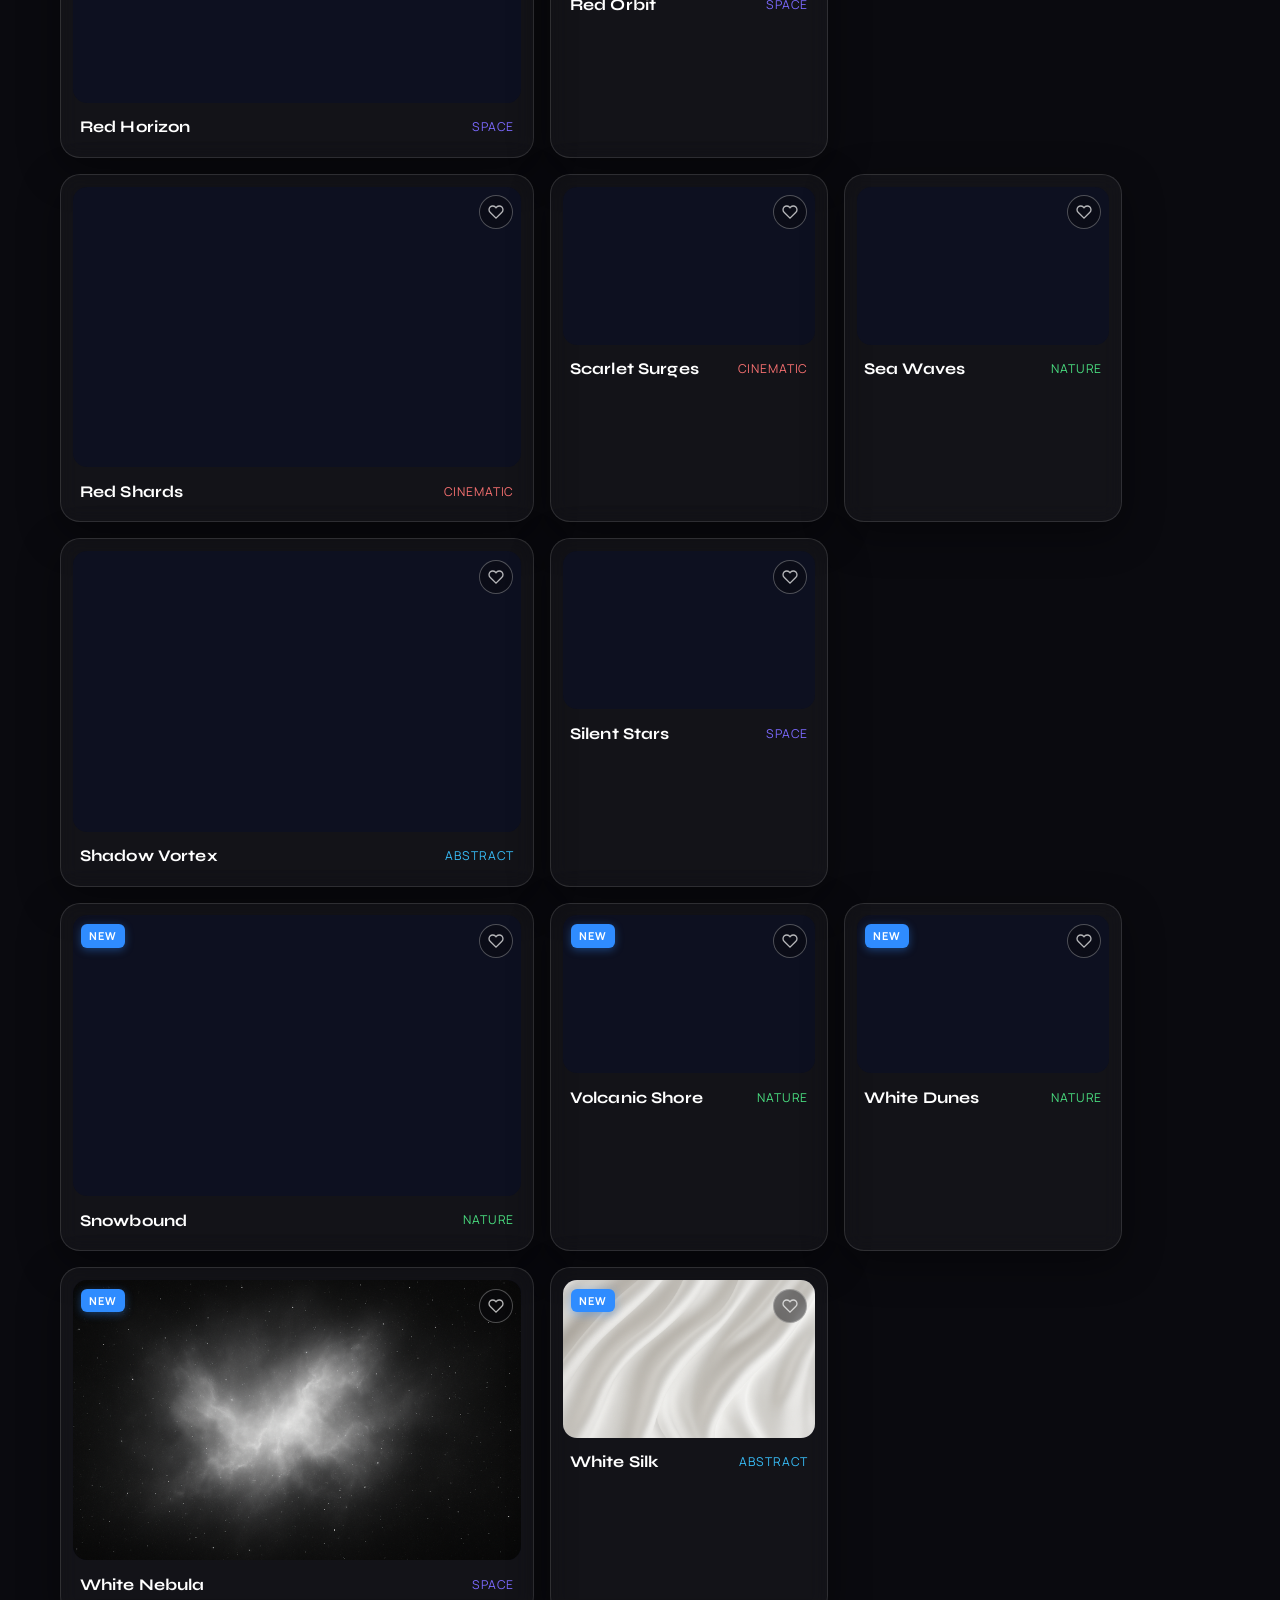
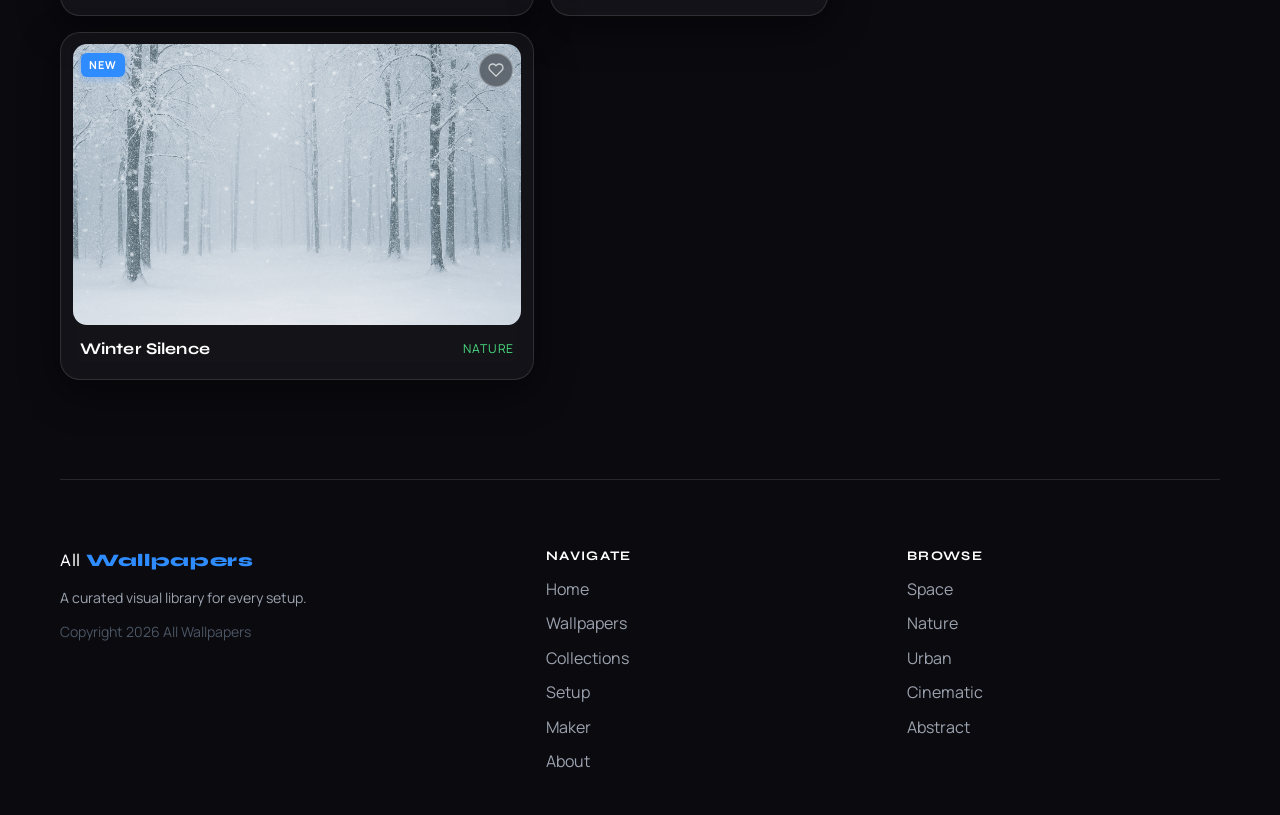
<file: wallpapers.html>
<!DOCTYPE html>
<html lang="nl">
<head>
  <meta charset="UTF-8" />
  <meta name="viewport" content="width=device-width, initial-scale=1.0" />
  <meta name="description" content="A curated wallpaper library with 4K downloads for desktop and mobile setups." />
  <meta property="og:title" content="All Wallpapers" />
  <meta property="og:description" content="Browse and download premium wallpapers for your setup." />
  <meta property="og:type" content="website" />
  <title>All Wallpapers | Collection</title>
  <link rel="preconnect" href="https://fonts.googleapis.com" />
  <link rel="preconnect" href="https://fonts.gstatic.com" crossorigin />
  <link href="https://fonts.googleapis.com/css2?family=Manrope:wght@400;500;600;700;800&family=Syne:wght@500;700;800&display=swap" rel="stylesheet" />
  <link rel="stylesheet" href="style.css" />
</head>
<body data-page="wallpapers">
  <div class="mesh" aria-hidden="true"></div>

  <header class="site-nav" id="siteNav">
    <div class="nav-shell">
      <a class="brand" href="index.html">All <strong>Wallpapers</strong></a>
      <nav class="nav-links" aria-label="Main navigation">
        <a class="nav-link" data-nav="home" href="index.html">Home</a>
        <a class="nav-link" data-nav="wallpapers" href="wallpapers.html">Wallpapers</a>
        <a class="nav-link" data-nav="collections" href="collections.html">Collections</a>
        <a class="nav-link" data-nav="setup" href="setup.html">Setup</a>
        <a class="nav-link" data-nav="gradient-maker" href="gradient-maker.html">Maker</a>
        <a class="nav-link" data-nav="about" href="about.html">About</a>
      </nav>
      <a class="btn" href="index.html">Back To Home</a>
    </div>
  </header>

  <main>
    <section class="page-hero reveal">
      <span class="eyebrow">Full Collection</span>
      <h1>Browse the complete wallpaper library.</h1>
      <p>
        Preview and download actions appear only when a card has a working file.
        If a file cannot be loaded, the card stays clean with no broken controls.
      </p>
    </section>

    <section class="section" style="padding-top: 2.2rem;">
      <div class="controls-sentinel" id="controlsSentinel" aria-hidden="true"></div>
      <div class="controls-sticky reveal" id="controlsSticky">
        <div class="filter-bar" id="categoryFilters" role="toolbar" aria-label="Wallpaper filters">
          <button class="filter-btn active" type="button" data-filter="All">All</button>
          <button class="filter-btn" type="button" data-filter="Space">Space</button>
          <button class="filter-btn" type="button" data-filter="Nature">Nature</button>
          <button class="filter-btn" type="button" data-filter="Urban">Urban</button>
          <button class="filter-btn" type="button" data-filter="Cinematic">Cinematic</button>
          <button class="filter-btn" type="button" data-filter="Abstract">Abstract</button>
          <button class="filter-btn" type="button" data-filter="Curated">Curated</button>
          <button class="filter-btn" type="button" data-filter="Favorites">Favorites</button>
        </div>
        <div class="search-sort-row delay-1">
          <div class="search-wrap">
            <input id="wallpaperSearch" class="search-input" type="search" placeholder="Search wallpapers..." autocomplete="off" aria-label="Search wallpapers" />
            <kbd class="search-shortcut" aria-hidden="true">/</kbd>
          </div>
          <div class="sort-wrap" id="sortWrap">
            <button class="sort-trigger" id="sortTrigger" type="button" aria-haspopup="listbox" aria-expanded="false">
              <span class="sort-trigger-label" id="sortTriggerLabel">Default</span>
              <span class="sort-chevron" aria-hidden="true"></span>
            </button>
            <div class="sort-menu" id="sortMenu" role="listbox" hidden>
              <button class="sort-option is-selected" type="button" role="option" data-value="default" aria-selected="true">Default</button>
              <button class="sort-option" type="button" role="option" data-value="az" aria-selected="false">A -&gt; Z</button>
              <button class="sort-option" type="button" role="option" data-value="za" aria-selected="false">Z -&gt; A</button>
              <button class="sort-option" type="button" role="option" data-value="category" aria-selected="false">By Category</button>
            </div>
          </div>
          <button class="random-btn" id="randomWallpaperBtn" type="button">Random ↝</button>
        </div>
        <p class="visible-count" id="visibleCount">Showing <span class="count-number">0</span> of 51 wallpapers</p>
      </div>
      <div class="wallpaper-grid" id="allGrid" data-layout="asymmetric"></div>
    </section>
  </main>

  <footer>
    <div class="footer-grid">
      <div class="footer-column footer-brand-block">
        <a class="brand footer-brand" href="index.html">All <strong>Wallpapers</strong></a>
        <p class="footer-tagline">A curated visual library for every setup.</p>
        <p class="footer-copy">Copyright <span id="year"></span> All Wallpapers</p>
      </div>
      <div class="footer-column">
        <h2 class="footer-heading">Navigate</h2>
        <div class="footer-links">
          <a class="footer-link" href="index.html">Home</a>
          <a class="footer-link" href="wallpapers.html">Wallpapers</a>
          <a class="footer-link" href="collections.html">Collections</a>
          <a class="footer-link" href="setup.html">Setup</a>
          <a class="footer-link" href="gradient-maker.html">Maker</a>
          <a class="footer-link" href="about.html">About</a>
        </div>
      </div>
      <div class="footer-column">
        <h2 class="footer-heading">Browse</h2>
        <div class="footer-links">
          <a class="footer-link" href="wallpapers.html?category=Space">Space</a>
          <a class="footer-link" href="wallpapers.html?category=Nature">Nature</a>
          <a class="footer-link" href="wallpapers.html?category=Urban">Urban</a>
          <a class="footer-link" href="wallpapers.html?category=Cinematic">Cinematic</a>
          <a class="footer-link" href="wallpapers.html?category=Abstract">Abstract</a>
        </div>
      </div>
    </div>
  </footer>

  <script src="script.js"></script>
</body>
</html>
</file>
<file: style.css>
﻿:root {
  --bg: #0a0a0f;
  --bg-soft: #10111a;
  --accent: #2f8cff;
  --accent-soft: rgba(47, 140, 255, 0.22);
  --text-100: #ffffff;
  --text-400: #9ca3af;
  --text-600: #4b5563;
  --glass: rgba(255, 255, 255, 0.04);
  --glass-border: rgba(255, 255, 255, 0.12);
  --shadow-1: 0 12px 40px rgba(0, 0, 0, 0.4);
  --shadow-2: 0 24px 70px rgba(0, 0, 0, 0.55);
  --radius-xl: 28px;
  --radius-lg: 20px;
  --radius-md: 14px;
  --container: min(1160px, 92vw);
  --nav-offset: 6.4rem;
}

* {
  box-sizing: border-box;
}

html {
  scroll-behavior: smooth;
}

body {
  margin: 0;
  min-height: 100vh;
  font-family: "Manrope", sans-serif;
  color: var(--text-100);
  background: var(--bg);
  line-height: 1.6;
  overflow-x: clip;
}

body::before,
body::after {
  content: "";
  position: fixed;
  width: 52vw;
  height: 52vw;
  filter: blur(10px);
  pointer-events: none;
  z-index: -2;
}

body::before {
  top: -16vw;
  right: -12vw;
  background: radial-gradient(circle, rgba(47, 140, 255, 0.36) 0%, rgba(47, 140, 255, 0.1) 36%, transparent 70%);
}

body::after {
  bottom: -20vw;
  left: -14vw;
  background: radial-gradient(circle, rgba(47, 140, 255, 0.31) 0%, rgba(47, 140, 255, 0.07) 38%, transparent 72%);
}

.mesh {
  position: fixed;
  inset: 0;
  z-index: -1;
  pointer-events: none;
  background:
    radial-gradient(circle at 13% 18%, rgba(47, 140, 255, 0.2), transparent 38%),
    radial-gradient(circle at 78% 28%, rgba(47, 140, 255, 0.14), transparent 42%),
    radial-gradient(circle at 62% 80%, rgba(47, 140, 255, 0.11), transparent 40%);
}

h1,
h2,
h3,
h4 {
  margin: 0;
  line-height: 1.4;
  font-family: "Syne", sans-serif;
  letter-spacing: 0.01em;
  overflow: visible;
  -webkit-text-stroke: 0.01px transparent;
}

p {
  margin: 0;
  color: var(--text-400);
}

a {
  color: inherit;
  text-decoration: none;
}

img {
  max-width: 100%;
  display: block;
}

.site-nav {
  position: fixed;
  top: 0;
  left: 0;
  right: 0;
  z-index: 50;
  padding: 1rem 0;
  transition: padding 0.25s ease;
}

.nav-shell {
  width: var(--container);
  margin-inline: auto;
  display: flex;
  align-items: center;
  justify-content: space-between;
  border: 1px solid rgba(255, 255, 255, 0.14);
  border-radius: 999px;
  padding: 0.75rem 1rem 0.75rem 1.2rem;
  background: rgba(10, 10, 15, 0.66);
  backdrop-filter: blur(14px);
  box-shadow: var(--shadow-1);
  transition: background 0.25s ease, border-color 0.25s ease, box-shadow 0.25s ease, backdrop-filter 0.25s ease;
}

.site-nav.scrolled {
  padding: 1rem 0;
}

.site-nav.scrolled .nav-shell {
  background: rgba(10, 10, 15, 0.66);
  border-color: rgba(255, 255, 255, 0.14);
  backdrop-filter: blur(14px);
  box-shadow: var(--shadow-1);
}

.brand {
  font-size: 1.1rem;
  letter-spacing: 0.04em;
  font-family: "Syne", sans-serif;
}

.brand strong {
  color: var(--accent);
  font-weight: 800;
}

.nav-links {
  display: flex;
  align-items: center;
  gap: 0.2rem;
}

.nav-link {
  position: relative;
  color: var(--text-400);
  padding: 0.5rem 0.9rem;
  border-radius: 999px;
  transition: color 0.25s ease, background 0.25s ease, box-shadow 0.25s ease;
  font-size: 0.92rem;
}

.nav-link:hover {
  color: var(--text-100);
  background: rgba(255, 255, 255, 0.07);
}

.nav-link.active {
  color: var(--text-100);
  background: rgba(255, 255, 255, 0.07);
  box-shadow: 0 0 0 1px rgba(47, 140, 255, 0.28), 0 0 14px rgba(47, 140, 255, 0.16);
}

.btn,
.btn-ghost,
.card-btn,
.filter-btn,
.lightbox-close,
.fav-btn {
  display: inline-flex;
  align-items: center;
  justify-content: center;
  gap: 0.45rem;
  border-radius: 12px;
  font-weight: 700;
  border: 1px solid transparent;
  font-family: inherit;
  cursor: pointer;
  transition: transform 0.25s ease, box-shadow 0.25s ease, background 0.25s ease, border-color 0.25s ease, color 0.25s ease;
}

.btn {
  background: linear-gradient(140deg, #3a96ff, #2f8cff 60%, #2276e6);
  color: #ffffff;
  box-shadow: 0 10px 25px rgba(47, 140, 255, 0.33);
  padding: 0.78rem 1.1rem;
}

.btn:hover {
  transform: translateY(-2px);
  box-shadow: 0 14px 28px rgba(47, 140, 255, 0.4);
}

.btn-ghost {
  border-color: rgba(255, 255, 255, 0.18);
  background: rgba(255, 255, 255, 0.03);
  color: var(--text-100);
  padding: 0.78rem 1.1rem;
}

.btn-ghost:hover {
  transform: translateY(-2px);
  border-color: rgba(47, 140, 255, 0.6);
  background: rgba(47, 140, 255, 0.1);
  box-shadow: 0 10px 26px rgba(47, 140, 255, 0.24);
}

main {
  padding-top: var(--nav-offset);
}

.section {
  width: var(--container);
  margin-inline: auto;
  padding: 6.2rem 0;
  position: relative;
}

.eyebrow {
  display: inline-flex;
  align-items: center;
  gap: 0.5rem;
  font-size: 0.8rem;
  text-transform: uppercase;
  letter-spacing: 0.12em;
  color: var(--text-400);
  margin-bottom: 1.1rem;
}

.eyebrow::before {
  content: "";
  width: 26px;
  height: 1px;
  background: linear-gradient(90deg, transparent, var(--accent));
}

.hero {
  width: 100%;
  min-height: calc(100vh - var(--nav-offset));
  display: flex;
  align-items: center;
  position: relative;
  padding-top: 0.7rem;
}

.hero::before {
  content: "";
  position: absolute;
  inset: 0;
  background:
    linear-gradient(to bottom, rgba(10, 10, 15, 0.2), rgba(10, 10, 15, 0.86)),
    radial-gradient(circle at 68% 28%, rgba(47, 140, 255, 0.34), transparent 45%);
  z-index: -1;
}

.hero-inner {
  width: var(--container);
  margin-inline: auto;
  display: grid;
  grid-template-columns: 1.3fr 0.7fr;
  gap: clamp(1.6rem, 4vw, 4rem);
  align-items: center;
  padding: 5.4rem 0 4.2rem;
}

.hero-title {
  font-size: clamp(2.2rem, 6vw, 5rem);
  max-width: min(18ch, 100%);
  line-height: 1.48;
  padding-right: 0.3em;
  padding-bottom: 0.36em;
  margin-bottom: -0.1em;
  text-wrap: pretty;
  overflow: visible;
  display: block;
}

.hero-sub {
  max-width: 58ch;
  margin-top: 1.3rem;
  font-size: clamp(1rem, 2vw, 1.1rem);
}

.hero-actions {
  display: flex;
  gap: 0.8rem;
  margin-top: 2rem;
  flex-wrap: wrap;
}

.stat-row {
  margin-top: 2.2rem;
  display: flex;
  gap: 1.8rem;
  flex-wrap: wrap;
}

.stat {
  min-width: 108px;
}

.stat strong {
  display: block;
  color: var(--text-100);
  font-size: 1.75rem;
  line-height: 1;
  font-family: "Syne", sans-serif;
}

.stat span {
  color: var(--text-600);
  font-size: 0.88rem;
  text-transform: uppercase;
  letter-spacing: 0.07em;
}

.hero-preview {
  display: grid;
  gap: 0.9rem;
  transform: translateY(0.6rem);
}

.hero-preview-stack {
  position: relative;
  min-height: 352px;
  border-radius: var(--radius-lg);
}

.hero-stack-card {
  position: absolute;
  inset: 0;
  border-radius: var(--radius-lg);
  overflow: hidden;
  border: 1px solid rgba(255, 255, 255, 0.16);
  background: var(--glass);
  box-shadow: var(--shadow-1), inset 0 1px 0 rgba(255, 255, 255, 0.08);
  backdrop-filter: blur(12px);
  transition: all 0.35s cubic-bezier(0.22, 1, 0.36, 1);
  opacity: 0.92;
}

.hero-stack-card img {
  width: 100%;
  height: 100%;
  object-fit: cover;
}

.hero-stack-card::after {
  content: "";
  position: absolute;
  inset: auto 0 0;
  height: 40%;
  background: linear-gradient(to top, rgba(10, 10, 15, 0.86), transparent);
}

.hero-stack-card .hero-stack-label {
  position: absolute;
  left: 0.9rem;
  bottom: 0.9rem;
  z-index: 2;
  font-size: 0.82rem;
  color: #dbe8ff;
  letter-spacing: 0.05em;
  text-transform: uppercase;
  opacity: 0;
  transform: translateY(4px);
  transition: all 0.35s cubic-bezier(0.22, 1, 0.36, 1);
}

.hero-stack-card.layer-0 {
  transform: translate3d(0, 0, 0) rotate(-2deg);
  z-index: 3;
  opacity: 1;
}

.hero-stack-card.layer-1 {
  transform: translate3d(24px, 16px, 0) rotate(2deg);
  z-index: 2;
  opacity: 0.86;
}

.hero-stack-card.layer-2 {
  transform: translate3d(46px, 32px, 0) rotate(-1.5deg);
  z-index: 1;
  opacity: 0.72;
}

.hero-preview-stack.is-transitioning .hero-stack-card {
  animation: stackFadeIn 0.38s ease;
}

.hero-preview-stack.is-hovering[data-hover-index="0"] .hero-stack-card.layer-0 {
  transform: translate3d(0, -8px, 0) rotate(-2deg) scale(1.04);
  box-shadow: var(--shadow-2), 0 0 24px rgba(47, 140, 255, 0.28);
}

.hero-preview-stack.is-hovering[data-hover-index="0"] .hero-stack-card.layer-1 {
  transform: translate3d(30px, 22px, 0) rotate(2.6deg);
}

.hero-preview-stack.is-hovering[data-hover-index="0"] .hero-stack-card.layer-2 {
  transform: translate3d(62px, 42px, 0) rotate(-2.2deg);
}

.hero-preview-stack.is-hovering[data-hover-index="1"] .hero-stack-card.layer-1 {
  transform: translate3d(24px, 8px, 0) rotate(2deg) scale(1.04);
  box-shadow: var(--shadow-2), 0 0 24px rgba(47, 140, 255, 0.28);
}

.hero-preview-stack.is-hovering[data-hover-index="1"] .hero-stack-card.layer-0 {
  transform: translate3d(-8px, 8px, 0) rotate(-2.8deg);
}

.hero-preview-stack.is-hovering[data-hover-index="1"] .hero-stack-card.layer-2 {
  transform: translate3d(58px, 42px, 0) rotate(-2.4deg);
}

.hero-preview-stack.is-hovering[data-hover-index="2"] .hero-stack-card.layer-2 {
  transform: translate3d(46px, 24px, 0) rotate(-1.5deg) scale(1.04);
  box-shadow: var(--shadow-2), 0 0 24px rgba(47, 140, 255, 0.28);
}

.hero-preview-stack.is-hovering[data-hover-index="2"] .hero-stack-card.layer-1 {
  transform: translate3d(32px, 26px, 0) rotate(2.8deg);
}

.hero-preview-stack.is-hovering[data-hover-index="2"] .hero-stack-card.layer-0 {
  transform: translate3d(-10px, 10px, 0) rotate(-2.8deg);
}

.hero-preview-stack.is-hovering[data-hover-index="0"] .hero-stack-card.layer-0 .hero-stack-label,
.hero-preview-stack.is-hovering[data-hover-index="1"] .hero-stack-card.layer-1 .hero-stack-label,
.hero-preview-stack.is-hovering[data-hover-index="2"] .hero-stack-card.layer-2 .hero-stack-label {
  opacity: 1;
  transform: translateY(0);
}

.hero-preview-meta {
  font-size: 0.9rem;
  opacity: 0.88;
  transition: opacity 0.3s ease;
}

.section-head {
  display: grid;
  gap: 0.72rem;
  margin-bottom: 1.8rem;
}

.section-head h2 {
  font-size: clamp(1.8rem, 4vw, 3rem);
  max-width: min(24ch, 100%);
  padding-right: 0.3em;
  padding-bottom: 0.32em;
  margin-bottom: -0.1em;
  line-height: 1.44;
  display: block;
  overflow: visible;
}

.section-head p {
  max-width: 58ch;
}

.controls-sentinel {
  height: 1px;
  width: 100%;
}

.controls-sticky {
  position: relative;
  top: auto;
  z-index: 12;
  border-top: 1px solid transparent;
  border-bottom: 1px solid transparent;
  border-radius: 14px;
  margin-bottom: 1rem;
  transition: background 0.25s ease, border-color 0.25s ease, box-shadow 0.25s ease, backdrop-filter 0.25s ease, padding 0.25s ease;
}

.controls-sticky.is-stuck {
  background: transparent;
  border-bottom-color: transparent;
  backdrop-filter: none;
  padding-bottom: 0;
  box-shadow: none;
}

.filter-bar {
  position: relative;
  top: auto;
  z-index: 1;
  display: flex;
  gap: 0.55rem;
  flex-wrap: nowrap;
  padding: 0.7rem;
  margin-bottom: 1rem;
  background: rgba(10, 10, 15, 0.7);
  border: 1px solid rgba(255, 255, 255, 0.12);
  border-radius: 14px;
  backdrop-filter: blur(14px);
  box-shadow: var(--shadow-1);
  overflow-x: auto;
  -webkit-overflow-scrolling: touch;
  scrollbar-width: none;
}

.filter-bar::-webkit-scrollbar {
  display: none;
}

.filter-btn {
  flex: 0 0 auto;
  white-space: nowrap;
  padding: 0.45rem 0.7rem;
  font-size: 0.8rem;
  color: var(--text-400);
  border-color: rgba(255, 255, 255, 0.16);
  background: rgba(255, 255, 255, 0.03);
  transition: border-color 0.25s ease, color 0.25s ease, background 0.25s ease, box-shadow 0.25s ease;
}

.filter-btn:hover {
  color: var(--text-100);
  border-color: rgba(47, 140, 255, 0.5);
}

.filter-btn.active {
  color: var(--text-100);
  border-color: var(--accent);
  background: rgba(47, 140, 255, 0.34);
  box-shadow: 0 0 14px rgba(47, 140, 255, 0.35);
}

.filter-btn[data-filter="Space"].active {
  border-color: #7c6aff;
  box-shadow: 0 0 14px rgba(124, 106, 255, 0.35);
}

.filter-btn[data-filter="Nature"].active {
  border-color: #4ade80;
  box-shadow: 0 0 14px rgba(74, 222, 128, 0.35);
}

.filter-btn[data-filter="Cinematic"].active {
  border-color: #f87171;
  box-shadow: 0 0 14px rgba(248, 113, 113, 0.35);
}

.filter-btn[data-filter="Abstract"].active {
  border-color: #38bdf8;
  box-shadow: 0 0 14px rgba(56, 189, 248, 0.35);
}

.filter-btn[data-filter="Urban"].active {
  border-color: #fb923c;
  box-shadow: 0 0 14px rgba(251, 146, 60, 0.35);
}

.filter-btn[data-filter="Curated"].active {
  border-color: #e879f9;
  box-shadow: 0 0 14px rgba(232, 121, 249, 0.35);
}

.filter-btn[data-filter="Favorites"].active {
  border-color: #facc15;
  box-shadow: 0 0 14px rgba(250, 204, 21, 0.35);
}

.filter-count {
  display: inline-block;
  margin-left: 0.35rem;
  color: var(--text-600);
  font: 600 0.72rem "Manrope", sans-serif;
}

.search-sort-row {
  display: flex;
  align-items: center;
  gap: 0.75rem;
  margin-bottom: 0.55rem;
}

.search-wrap,
.sort-wrap {
  display: block;
}

.search-wrap {
  position: relative;
  flex: 1;
}

.search-wrap::before {
  content: "⌕";
  position: absolute;
  left: 0.78rem;
  top: 50%;
  transform: translateY(-50%);
  color: var(--text-600);
  font: 700 0.94rem "Manrope", sans-serif;
  pointer-events: none;
  z-index: 2;
}

.search-shortcut {
  position: absolute;
  right: 2.2rem;
  top: 50%;
  transform: translateY(-50%);
  font: 600 0.72rem "Manrope", sans-serif;
  color: var(--text-600);
  background: var(--glass);
  border: 1px solid var(--glass-border);
  border-radius: 6px;
  padding: 0.15rem 0.4rem;
  line-height: 1;
  pointer-events: none;
  transition: opacity 0.2s ease;
}

.search-wrap:focus-within .search-shortcut {
  opacity: 0;
}

.search-input {
  width: 100%;
  height: 44px;
  border-radius: 999px;
  border: 1px solid var(--glass-border);
  background: var(--glass);
  color: var(--text-100);
  font: 500 0.94rem "Manrope", sans-serif;
  outline: none;
  transition: border-color 0.2s ease, box-shadow 0.2s ease, background 0.2s ease;
  padding: 0.62rem 4.6rem 0.62rem 2.4rem;
}

.search-clear {
  position: absolute;
  right: 0.75rem;
  top: 50%;
  transform: translateY(-50%);
  border: 0;
  background: none;
  padding: 0;
  color: var(--text-400);
  font: 700 1rem "Manrope", sans-serif;
  line-height: 1;
  cursor: pointer;
  opacity: 0;
  pointer-events: none;
  transition: color 0.2s ease, opacity 0.2s ease;
}

.search-clear.is-visible {
  opacity: 1;
  pointer-events: auto;
}

.search-clear:hover {
  color: var(--text-100);
}

.sort-wrap {
  position: relative;
  flex: 0 0 auto;
  min-width: 180px;
}

.random-btn {
  position: relative;
  isolation: isolate;
  overflow: hidden;
  height: 44px;
  padding: 0 1rem;
  border-radius: 999px;
  border: 1px solid var(--glass-border);
  background: var(--glass);
  color: var(--text-100);
  font: 600 0.86rem "Manrope", sans-serif;
  white-space: nowrap;
  transition: transform 0.35s cubic-bezier(0.22, 1, 0.36, 1), border-color 0.35s ease, box-shadow 0.35s ease, background-color 0.35s ease;
}

.random-btn::before {
  content: "";
  position: absolute;
  inset: 0;
  border-radius: inherit;
  background: linear-gradient(120deg, rgba(47, 140, 255, 0) 5%, rgba(47, 140, 255, 0.24) 50%, rgba(47, 140, 255, 0) 95%);
  transform: translateX(-115%);
  transition: transform 0.55s cubic-bezier(0.22, 1, 0.36, 1);
  pointer-events: none;
  z-index: -1;
}

.random-btn:hover {
  border-color: rgba(47, 140, 255, 0.68);
  background: var(--accent-soft);
  transform: translateY(-2px) scale(1.01);
  box-shadow: 0 10px 28px rgba(47, 140, 255, 0.24), inset 0 1px 0 rgba(255, 255, 255, 0.08);
}

.random-btn:hover::before {
  transform: translateX(115%);
}

.random-btn:focus-visible {
  outline: none;
  border-color: rgba(47, 140, 255, 0.9);
  box-shadow: 0 0 0 2px rgba(47, 140, 255, 0.22), 0 10px 28px rgba(47, 140, 255, 0.2);
}

.sort-trigger {
  width: 100%;
  height: 44px;
  min-width: 180px;
  padding: 0 1rem;
  border-radius: 999px;
  border: 1px solid var(--glass-border);
  background: var(--glass);
  color: var(--text-100);
  font: 600 0.86rem "Manrope", sans-serif;
  display: inline-flex;
  align-items: center;
  justify-content: space-between;
  text-align: left;
  white-space: nowrap;
  cursor: pointer;
  transition: border-color 0.25s ease, color 0.25s ease, background 0.25s ease, box-shadow 0.25s ease;
}

.sort-trigger:hover {
  color: var(--text-100);
  border-color: rgba(47, 140, 255, 0.5);
}

.search-input:focus,
.sort-trigger:focus-visible {
  border-color: rgba(47, 140, 255, 0.9);
  box-shadow: 0 0 0 2px rgba(47, 140, 255, 0.22);
  outline: none;
}

.sort-trigger-label {
  font: 600 0.86rem "Manrope", sans-serif;
  color: var(--text-100);
}

.sort-chevron {
  width: 10px;
  height: 10px;
  border-right: 2px solid var(--text-400);
  border-bottom: 2px solid var(--text-400);
  transform: rotate(45deg);
  transition: transform 0.25s ease;
  margin-right: 0.2rem;
}

.sort-wrap.is-open .sort-chevron {
  transform: rotate(225deg);
}

.sort-menu {
  position: absolute;
  top: calc(100% + 6px);
  left: 0;
  width: 100%;
  padding: 0.4rem;
  border-radius: 14px;
  border: 1px solid var(--glass-border);
  background: rgba(10, 10, 15, 0.82);
  backdrop-filter: blur(16px);
  box-shadow: var(--shadow-2);
  gap: 0.2rem;
  z-index: 60;
  display: grid;
  opacity: 0;
  transform: translateY(-8px) scaleY(0.9);
  transform-origin: top center;
  visibility: hidden;
  pointer-events: none;
  transition: opacity 0.24s ease, transform 0.28s cubic-bezier(0.22, 1, 0.36, 1), visibility 0s linear 0.28s;
  will-change: opacity, transform;
}

.sort-menu[hidden] {
  display: none !important;
}

.sort-wrap.is-open .sort-menu {
  opacity: 1;
  transform: translateY(0) scaleY(1);
  visibility: visible;
  pointer-events: auto;
  transition: opacity 0.24s ease, transform 0.28s cubic-bezier(0.22, 1, 0.36, 1), visibility 0s linear 0s;
}

.sort-option {
  width: 100%;
  border: 0;
  border-left: 2px solid transparent;
  border-radius: 8px;
  background: transparent;
  color: var(--text-400);
  text-align: left;
  padding: 0.5rem 0.55rem;
  font: 500 0.88rem "Manrope", sans-serif;
  cursor: pointer;
  transition: background 0.25s ease, color 0.25s ease, border-color 0.25s ease;
}

.sort-option:hover,
.sort-option:focus {
  background: var(--accent-soft);
  color: var(--text-100);
  outline: none;
}

.sort-option.is-selected {
  color: var(--accent);
  border-left-color: var(--accent);
}

.visible-count {
  margin: 0 0 1rem;
  font: 500 0.82rem "Manrope", sans-serif;
  color: var(--text-600);
}

.wallpaper-context-link {
  display: inline-flex;
  align-items: center;
  gap: 0.45rem;
  margin: 0 0 0.85rem;
  color: var(--text-400);
  font: 600 0.84rem "Manrope", sans-serif;
  transition: color 0.25s ease, transform 0.25s ease;
}

.wallpaper-context-link:hover {
  color: var(--text-100);
  transform: translateX(-2px);
}

.recent-searches {
  position: absolute;
  top: calc(100% + 8px);
  left: 0;
  right: 0;
  display: flex;
  flex-wrap: wrap;
  gap: 0.5rem;
  padding: 0.6rem;
  border-radius: 12px;
  border: 1px solid var(--glass-border);
  background: rgba(10, 10, 15, 0.85);
  backdrop-filter: blur(14px);
  box-shadow: var(--shadow-1);
  z-index: 70;
}

.recent-searches[hidden] {
  display: none;
}

.recent-chip {
  display: inline-flex;
  align-items: center;
  gap: 0.45rem;
  border: 1px solid var(--glass-border);
  border-radius: 999px;
  background: var(--glass);
  color: var(--text-400);
  font: 500 0.8rem "Manrope", sans-serif;
  padding: 0.3rem 0.7rem;
  cursor: pointer;
}

.recent-chip:hover {
  border-color: var(--accent);
  color: var(--text-100);
}

.recent-chip .chip-remove {
  font-weight: 700;
  color: var(--text-600);
}

.recent-chip:hover .chip-remove {
  color: var(--text-100);
}

.count-number {
  display: inline-block;
}

.visible-count.is-updating .count-number {
  animation: countPulse 0.3s ease;
}

.wallpaper-grid {
  display: grid;
  grid-template-columns: repeat(12, minmax(0, 1fr));
  gap: 1rem;
}

.wallpaper-card {
  grid-column: span 4;
  background: var(--glass);
  border: 1px solid rgba(255, 255, 255, 0.12);
  border-radius: var(--radius-lg);
  padding: 0.72rem;
  box-shadow: var(--shadow-1);
  backdrop-filter: blur(10px);
  transition: transform 0.35s ease, box-shadow 0.35s ease, border-color 0.35s ease, opacity 0.25s ease;
  overflow: hidden;
  display: grid;
  align-content: start;
}

.wallpaper-card.is-filtering-out {
  opacity: 0;
  transform: scale(0.95);
  pointer-events: none;
}

.wallpaper-card.is-filter-hidden {
  display: none;
}

.wallpaper-card.is-filtering-in {
  animation: cardFadeIn 0.28s ease;
}

.wallpaper-grid[data-layout="asymmetric"] .wallpaper-card:nth-child(5n + 1),
.wallpaper-grid[data-layout="asymmetric"] .wallpaper-card:nth-child(5n + 4) {
  grid-column: span 5;
}

.wallpaper-grid[data-layout="asymmetric"] .wallpaper-card:nth-child(5n + 2),
.wallpaper-grid[data-layout="asymmetric"] .wallpaper-card:nth-child(5n + 3),
.wallpaper-grid[data-layout="asymmetric"] .wallpaper-card:nth-child(5n + 5) {
  grid-column: span 3;
}

.wallpaper-card:hover,
.wallpaper-card:focus-within {
  transform: translateY(-6px) scale(1.02);
  border-color: rgba(47, 140, 255, 0.58);
  box-shadow: var(--shadow-2), 0 0 42px rgba(47, 140, 255, 0.23);
}

.card-media {
  border-radius: var(--radius-md);
  overflow: hidden;
  aspect-ratio: 16 / 10;
  background: #0d1020;
  position: relative;
}

.card-media.is-opening {
  animation: cardMediaOpenPulse 0.4s ease;
}

.media-skeleton {
  position: absolute;
  inset: 0;
  background: linear-gradient(120deg, rgba(255, 255, 255, 0.04) 0%, rgba(255, 255, 255, 0.09) 50%, rgba(255, 255, 255, 0.04) 100%);
  background-size: 180% 100%;
  animation: skeletonShimmer 1.2s linear infinite;
  z-index: 2;
  opacity: 1;
  transition: opacity 0.25s ease;
}

.media-skeleton.is-hidden {
  opacity: 0;
}

.card-media img {
  width: 100%;
  height: 100%;
  object-fit: cover;
  transform: scale(1.01);
  transition: transform 0.45s ease, opacity 0.3s ease;
  opacity: 0;
}

.card-media img.is-ready {
  opacity: 1;
}

.media-fallback {
  width: 100%;
  height: 100%;
  display: grid;
  place-items: center;
  color: var(--text-400);
  font-size: 0.9rem;
  background:
    linear-gradient(130deg, rgba(47, 140, 255, 0.2), rgba(255, 255, 255, 0.03)),
    rgba(255, 255, 255, 0.03);
}

.wallpaper-card:hover .card-media img,
.wallpaper-card:focus-within .card-media img {
  transform: scale(1.06);
}

.fav-btn {
  position: absolute;
  top: 0.55rem;
  right: 0.55rem;
  width: 34px;
  height: 34px;
  border-radius: 999px;
  border-color: rgba(255, 255, 255, 0.28);
  background: rgba(10, 10, 15, 0.46);
  color: rgba(255, 255, 255, 0.7);
  z-index: 4;
  backdrop-filter: blur(8px);
  transition: color 0.2s ease, background 0.2s ease, border-color 0.2s ease, box-shadow 0.2s ease, transform 0.2s ease;
}

.fav-btn svg {
  width: 16px;
  height: 16px;
  display: block;
  fill: none;
  stroke: currentColor;
  transition: fill 0.2s ease;
}

.fav-btn:hover {
  transform: translateY(-1px);
  border-color: rgba(47, 140, 255, 0.62);
  box-shadow: 0 8px 22px rgba(47, 140, 255, 0.26);
}

.fav-btn.is-favorited {
  color: var(--accent);
  border-color: rgba(47, 140, 255, 0.78);
  background: rgba(47, 140, 255, 0.22);
}

.fav-btn.is-favorited svg {
  fill: currentColor;
}

.card-content {
  padding: 0.85rem 0.45rem 0.5rem;
}

.card-top {
  display: flex;
  justify-content: space-between;
  gap: 0.6rem;
  align-items: center;
}

.card-title {
  flex: 1;
  min-width: 0;
  font-size: 1.02rem;
  line-height: 1.3;
}

.card-title-link {
  color: inherit;
  transition: color 0.25s ease;
}

.card-title-link:hover,
.card-title-link:focus-visible {
  color: var(--accent);
  outline: none;
}

.card-meta {
  font-size: 0.76rem;
  color: var(--text-600);
  text-transform: uppercase;
  letter-spacing: 0.07em;
  white-space: nowrap;
}

.card-meta[data-category="Space"] {
  color: #7c6aff;
}

.card-meta[data-category="Nature"] {
  color: #4ade80;
}

.card-meta[data-category="Cinematic"] {
  color: #f87171;
}

.card-meta[data-category="Abstract"] {
  color: #38bdf8;
}

.card-meta[data-category="Urban"] {
  color: #fb923c;
}

.card-meta[data-category="Curated"] {
  color: #e879f9;
}

.card-extra {
  max-height: 0;
  opacity: 0;
  overflow: hidden;
  transition: max-height 0.35s ease, opacity 0.3s ease, margin-top 0.3s ease;
  margin-top: 0;
  padding: 0;
}

.badge-new {
  position: absolute;
  top: 0.55rem;
  left: 0.55rem;
  background: var(--accent);
  color: #ffffff;
  font-size: 0.68rem;
  font-weight: 700;
  letter-spacing: 0.07em;
  text-transform: uppercase;
  padding: 0.2rem 0.5rem;
  border-radius: 6px;
  box-shadow: 0 2px 8px rgba(47, 140, 255, 0.4);
  z-index: 4;
}

.wallpaper-card:hover .card-extra,
.wallpaper-card:focus-within .card-extra {
  max-height: 120px;
  opacity: 1;
  margin-top: 0.85rem;
}

.card-note {
  font-size: 0.9rem;
  margin: 0;
}

.card-actions {
  display: flex;
  gap: 0.6rem;
  margin-top: 0.7rem;
  flex-wrap: wrap;
}

.card-actions[hidden] {
  display: none;
}

.card-btn {
  border-radius: 10px;
  font-size: 0.83rem;
  padding: 0.5rem 0.75rem;
  border-color: rgba(255, 255, 255, 0.16);
  background: rgba(255, 255, 255, 0.04);
  color: var(--text-100);
}

.card-btn:hover {
  transform: translateY(-2px);
  border-color: rgba(47, 140, 255, 0.6);
  background: rgba(47, 140, 255, 0.15);
}

.card-btn.is-saved,
.lightbox-download.is-saved {
  border-color: rgba(34, 197, 94, 0.2);
  color: #4ade80;
  background: rgba(34, 197, 94, 0.2);
}

.text-grid {
  display: grid;
  grid-template-columns: repeat(3, minmax(0, 1fr));
  gap: 1rem;
}

.about-mosaic {
  width: var(--container);
  margin: 0 auto;
  position: relative;
  padding-bottom: 1.4rem;
}

.about-mosaic::after {
  content: "";
  position: absolute;
  inset: auto 0 0;
  height: 38%;
  background: linear-gradient(to bottom, rgba(10, 10, 15, 0), var(--bg));
  pointer-events: none;
}

.about-mosaic-grid {
  display: grid;
  grid-template-columns: repeat(2, minmax(0, 1fr));
  gap: 0.75rem;
}

.about-mosaic-grid img {
  width: 100%;
  aspect-ratio: 16 / 9;
  object-fit: cover;
  border-radius: var(--radius-lg);
  opacity: 0.72;
  box-shadow: var(--shadow-1);
}

.text-card {
  min-height: 170px;
  padding: 1.25rem;
  border-radius: var(--radius-lg);
  border: 1px solid rgba(255, 255, 255, 0.11);
  background:
    linear-gradient(140deg, rgba(255, 255, 255, 0.03), rgba(47, 140, 255, 0.06), rgba(255, 255, 255, 0.02));
  background-size: 160% 160%;
  background-position: 0% 0%;
  box-shadow: var(--shadow-1);
  position: relative;
  overflow: hidden;
  transition: transform 0.3s ease, box-shadow 0.35s ease, border-color 0.35s ease, background-position 0.45s ease;
}

.text-card::after {
  content: "";
  position: absolute;
  top: -120%;
  left: -140%;
  width: 120%;
  height: 300%;
  background: linear-gradient(115deg, transparent 42%, rgba(255, 255, 255, 0.08) 50%, transparent 58%);
  transform: translateX(0);
  transition: transform 0.8s ease;
  pointer-events: none;
}

.text-card:hover,
.text-card:focus-within {
  transform: translateY(-4px);
  border-color: rgba(47, 140, 255, 0.5);
  background-position: 100% 100%;
  box-shadow: var(--shadow-2), 0 0 24px rgba(47, 140, 255, 0.18);
}

.text-card:hover::after,
.text-card:focus-within::after {
  transform: translateX(220%);
}

.text-step {
  display: inline-block;
  margin-bottom: 0.7rem;
  font-size: 0.78rem;
  letter-spacing: 0.1em;
  text-transform: uppercase;
  color: #d8e8ff;
}

.cta {
  padding: 2.2rem;
  border-radius: var(--radius-xl);
  border: 1px solid rgba(47, 140, 255, 0.36);
  background:
    linear-gradient(140deg, rgba(47, 140, 255, 0.18), rgba(255, 255, 255, 0.04)),
    rgba(255, 255, 255, 0.02);
  box-shadow: var(--shadow-2), inset 0 1px 0 rgba(255, 255, 255, 0.08);
  display: flex;
  justify-content: space-between;
  align-items: center;
  gap: 1rem;
  flex-wrap: wrap;
}

.cta h3 {
  font-size: clamp(1.5rem, 4vw, 2.5rem);
  max-width: 16ch;
}

.page-hero {
  width: var(--container);
  margin: 0 auto;
  padding: 5.4rem 0 1.5rem;
}

.page-hero h1 {
  font-size: clamp(2rem, 5vw, 4rem);
  max-width: min(24ch, 100%);
  line-height: 1.46;
  padding-right: 0.3em;
  padding-bottom: 0.34em;
  margin-bottom: -0.1em;
  display: block;
}

.page-hero p {
  margin-top: 1rem;
  max-width: 62ch;
}

.collections-grid {
  display: grid;
  grid-template-columns: repeat(3, minmax(0, 1fr));
  gap: 1rem;
}

.collection-card {
  display: block;
  position: relative;
  aspect-ratio: 16 / 9;
  border-radius: var(--radius-xl);
  overflow: hidden;
  border: 1px solid var(--glass-border);
  box-shadow: var(--shadow-1);
  background: var(--glass);
  transition: transform 0.35s ease, box-shadow 0.35s ease, border-color 0.35s ease;
}

.collection-card::after {
  content: "";
  position: absolute;
  inset: 0;
  background: linear-gradient(to bottom, rgba(10, 10, 15, 0.06), rgba(10, 10, 15, 0.22));
  transition: background 0.35s ease;
}

.collection-card img {
  width: 100%;
  height: 100%;
  object-fit: cover;
  transition: transform 0.45s ease, filter 0.35s ease;
}

.collection-card:hover,
.collection-card:focus-visible {
  transform: scale(1.02);
  border-color: rgba(47, 140, 255, 0.45);
  box-shadow: var(--shadow-2), 0 0 32px rgba(47, 140, 255, 0.18);
}

.collection-card:hover img,
.collection-card:focus-visible img {
  transform: scale(1.04);
}

.collection-card:hover::after,
.collection-card:focus-visible::after {
  background: linear-gradient(to bottom, rgba(10, 10, 15, 0.12), rgba(10, 10, 15, 0.36));
}

.collection-count {
  position: absolute;
  top: 0.9rem;
  right: 0.9rem;
  z-index: 2;
  display: inline-flex;
  align-items: center;
  justify-content: center;
  min-width: 42px;
  padding: 0.3rem 0.55rem;
  border-radius: 999px;
  border: 1px solid var(--glass-border);
  background: rgba(10, 10, 15, 0.72);
  color: var(--text-100);
  font: 700 0.78rem "Manrope", sans-serif;
  backdrop-filter: blur(10px);
}

.collection-overlay {
  position: absolute;
  bottom: 0;
  left: 0;
  right: 0;
  z-index: 2;
  padding: 1.2rem;
  background: linear-gradient(to top, rgba(10, 10, 15, 0.92), transparent);
}

.collection-overlay h3 {
  font-size: 1.45rem;
  font-weight: 700;
  margin-bottom: 0.3rem;
}

.collection-overlay p {
  max-width: 34ch;
}

.setup-shell {
  display: grid;
  gap: 1.25rem;
}

.setup-step {
  padding: 1.35rem;
  border-radius: var(--radius-xl);
  border: 1px solid var(--glass-border);
  background: rgba(255, 255, 255, 0.02);
  box-shadow: var(--shadow-1);
}

.setup-step-head {
  display: grid;
  gap: 0.2rem;
  margin-bottom: 1rem;
}

.setup-step-head h2 {
  font-size: clamp(1.3rem, 3vw, 2rem);
}

.setup-card-grid {
  display: grid;
  grid-template-columns: repeat(4, minmax(0, 1fr));
  gap: 1rem;
}

.setup-card {
  min-height: 180px;
  position: relative;
  isolation: isolate;
  overflow: hidden;
  display: grid;
  align-content: end;
  gap: 0.55rem;
  padding: 1.2rem;
  border-radius: var(--radius-xl);
  border: 2px solid var(--glass-border);
  background: rgba(255, 255, 255, 0.02);
  color: var(--text-100);
  font-family: inherit;
  text-align: left;
  cursor: pointer;
  transition: transform 0.35s ease, border-color 0.35s ease, box-shadow 0.35s ease;
}

.setup-card::before {
  content: "";
  position: absolute;
  inset: -10%;
  background-image: var(--setup-image);
  background-size: cover;
  background-position: center;
  filter: blur(8px) brightness(0.35);
  transform: scale(1.08);
  z-index: -2;
}

.setup-card::after {
  content: "";
  position: absolute;
  inset: 0;
  background: linear-gradient(180deg, rgba(10, 10, 15, 0.12), rgba(10, 10, 15, 0.82));
  z-index: -1;
}

.setup-card:hover,
.setup-card:focus-visible {
  transform: translateY(-4px);
  border-color: rgba(47, 140, 255, 0.46);
  box-shadow: var(--shadow-2);
  outline: none;
}

.setup-card.is-selected {
  border-color: var(--accent);
  box-shadow: 0 0 24px rgba(47, 140, 255, 0.4), var(--shadow-1);
}

.setup-label {
  font-family: "Syne", sans-serif;
  font-size: 1.3rem;
  font-weight: 700;
}

.setup-card p {
  max-width: 24ch;
}

.setup-check {
  position: absolute;
  top: 0.85rem;
  right: 0.85rem;
  width: 28px;
  height: 28px;
  border-radius: 999px;
  border: 1px solid rgba(47, 140, 255, 0.5);
  background: rgba(47, 140, 255, 0.18);
  color: var(--text-100);
  display: grid;
  place-items: center;
  opacity: 0;
  transform: scale(0.82);
  transition: opacity 0.25s ease, transform 0.25s ease;
}

.setup-card.is-selected .setup-check {
  opacity: 1;
  transform: scale(1);
}

.setup-monitor-row {
  display: flex;
  flex-wrap: wrap;
  gap: 0.75rem;
}

.setup-monitor-btn {
  display: inline-flex;
  align-items: center;
  justify-content: center;
  gap: 0.45rem;
  border-radius: 999px;
  padding: 0.72rem 1.15rem;
  border: 1px solid rgba(255, 255, 255, 0.16);
  background: rgba(255, 255, 255, 0.03);
  color: var(--text-400);
  font-family: inherit;
  font: 700 0.88rem "Manrope", sans-serif;
  cursor: pointer;
  transition: border-color 0.25s ease, color 0.25s ease, background 0.25s ease, box-shadow 0.25s ease, transform 0.25s ease;
}

.setup-monitor-btn:hover {
  color: var(--text-100);
  border-color: rgba(47, 140, 255, 0.5);
  transform: translateY(-1px);
}

.setup-monitor-btn.active {
  color: var(--text-100);
  border-color: var(--accent);
  background: rgba(47, 140, 255, 0.34);
  box-shadow: 0 0 14px rgba(47, 140, 255, 0.35);
}

.setup-actions {
  display: flex;
  justify-content: flex-start;
}

.setup-submit:disabled {
  opacity: 0.55;
  cursor: not-allowed;
  box-shadow: none;
  transform: none;
}

.setup-submit:disabled:hover {
  transform: none;
  box-shadow: none;
}

.detail-main {
  padding-bottom: 1rem;
}

.detail-hero {
  width: 100%;
}

.detail-hero-media {
  position: relative;
  width: 100%;
  max-height: 72vh;
  overflow: hidden;
}

.detail-hero-media::after {
  content: "";
  position: absolute;
  inset: auto 0 0;
  height: 44%;
  background: linear-gradient(to bottom, rgba(10, 10, 15, 0), var(--bg));
}

.detail-hero-image {
  width: 100%;
  height: min(72vh, 780px);
  object-fit: cover;
}

.detail-content {
  padding-top: 2rem;
}

.detail-header {
  display: flex;
  align-items: flex-end;
  justify-content: space-between;
  gap: 1.2rem;
  flex-wrap: wrap;
}

.detail-copy {
  display: grid;
  gap: 0.8rem;
}

.detail-title {
  font-size: clamp(2.3rem, 5vw, 4.4rem);
  max-width: min(16ch, 100%);
  line-height: 1.34;
  padding-right: 0.3em;
  padding-bottom: 0.28em;
  margin-bottom: -0.1em;
  display: block;
}

.detail-badge {
  display: inline-flex;
  align-items: center;
  width: max-content;
  padding: 0.42rem 0.8rem;
  border-radius: 999px;
  border: 1px solid var(--glass-border);
  background: var(--glass);
  color: var(--text-100);
  font: 700 0.78rem "Manrope", sans-serif;
  letter-spacing: 0.08em;
  text-transform: uppercase;
}

.detail-badge[data-category="Space"] {
  color: #c9c0ff;
  background: rgba(124, 106, 255, 0.16);
  border-color: rgba(124, 106, 255, 0.34);
}

.detail-badge[data-category="Nature"] {
  color: #a7f3c4;
  background: rgba(74, 222, 128, 0.14);
  border-color: rgba(74, 222, 128, 0.32);
}

.detail-badge[data-category="Urban"] {
  color: #fdba74;
  background: rgba(251, 146, 60, 0.14);
  border-color: rgba(251, 146, 60, 0.32);
}

.detail-badge[data-category="Cinematic"] {
  color: #fca5a5;
  background: rgba(248, 113, 113, 0.14);
  border-color: rgba(248, 113, 113, 0.32);
}

.detail-badge[data-category="Abstract"] {
  color: #7dd3fc;
  background: rgba(56, 189, 248, 0.14);
  border-color: rgba(56, 189, 248, 0.32);
}

.detail-badge[data-category="Curated"] {
  color: #f5b4ff;
  background: rgba(232, 121, 249, 0.14);
  border-color: rgba(232, 121, 249, 0.32);
}

.detail-actions {
  display: flex;
  gap: 0.8rem;
  flex-wrap: wrap;
}

.detail-meta-row {
  display: grid;
  grid-template-columns: repeat(4, minmax(0, 1fr));
  gap: 1rem;
  margin-top: 1.35rem;
}

.detail-meta-item {
  padding: 1rem 1.1rem;
  border-radius: var(--radius-lg);
  border: 1px solid var(--glass-border);
  background: var(--glass);
  box-shadow: var(--shadow-1);
}

.detail-meta-label {
  display: block;
  margin-bottom: 0.45rem;
  font-size: 0.76rem;
  letter-spacing: 0.08em;
  text-transform: uppercase;
  color: var(--text-600);
}

.detail-meta-value {
  display: block;
  color: var(--text-100);
  font: 700 1rem "Syne", sans-serif;
  word-break: break-word;
}

.detail-related {
  padding-top: 1rem;
}

.related-grid .wallpaper-card {
  grid-column: span 3;
}

.detail-error-wrap {
  min-height: calc(100vh - var(--nav-offset) - 180px);
  display: flex;
  align-items: center;
}

.detail-error {
  display: grid;
  gap: 1rem;
  max-width: 40rem;
  padding: 2rem;
  border-radius: var(--radius-xl);
  border: 1px solid var(--glass-border);
  background: var(--glass);
  box-shadow: var(--shadow-1);
}

.detail-error .eyebrow {
  margin-bottom: 0;
}

.maker-stack {
  display: grid;
  grid-template-columns: 1fr;
  gap: 1.4rem;
  align-items: start;
}

.maker-controls-stack {
  display: grid;
  gap: 1rem;
  width: 100%;
  position: relative;
  isolation: isolate;
  z-index: 1;
}

.maker-layout {
  display: grid;
  grid-template-columns: 1fr;
  gap: 1.4rem;
  align-items: start;
}

.maker-preview,
.maker-sidebar {
  min-width: 0;
}

.maker-sidebar {
  display: grid;
  gap: 1rem;
  width: 100%;
}

.canvas-wrap {
  border-radius: var(--radius-xl);
  overflow: hidden;
  border: 1px solid var(--glass-border);
  box-shadow: var(--shadow-2);
  background:
    radial-gradient(circle at 18% 18%, rgba(47, 140, 255, 0.18), transparent 34%),
    rgba(255, 255, 255, 0.02);
}

#gradientCanvas {
  display: block;
  width: 100%;
  height: auto;
  aspect-ratio: 16 / 9;
  background: var(--bg-soft);
}

.maker-history-bar {
  display: flex;
  align-items: center;
  justify-content: space-between;
  gap: 0.85rem;
  margin-bottom: 0.85rem;
  flex-wrap: wrap;
}

.maker-history-actions {
  display: flex;
  align-items: center;
  gap: 0.5rem;
}

.history-btn {
  display: inline-flex;
  align-items: center;
  justify-content: center;
  background: var(--glass);
  border: 1px solid var(--glass-border);
  border-radius: 8px;
  padding: 0.45rem;
  color: var(--text-400);
  cursor: pointer;
  transition: color 0.2s ease, border-color 0.2s ease, background 0.2s ease, box-shadow 0.2s ease;
}

.history-btn:hover:not(:disabled) {
  color: var(--text-100);
  border-color: var(--accent);
  background: rgba(47, 140, 255, 0.08);
  box-shadow: 0 0 16px rgba(47, 140, 255, 0.14);
}

.history-btn:disabled {
  opacity: 0.35;
  cursor: not-allowed;
}

.history-step-label {
  color: var(--text-600);
  font-size: 0.78rem;
}

.canvas-meta {
  margin-top: 0.75rem;
  text-align: center;
  color: var(--text-600);
  font-size: 0.82rem;
}

.maker-panel,
.maker-export {
  width: 100%;
  max-width: 100%;
  background: var(--glass);
  border: 1px solid var(--glass-border);
  border-radius: var(--radius-xl);
  padding: 1.5rem;
  box-shadow: var(--shadow-1);
  backdrop-filter: blur(12px);
}

.maker-panel {
  position: relative;
  overflow: visible;
  z-index: 3;
  transition: padding-bottom 0.22s ease;
}

.maker-panel.is-collapsed [data-advanced-section] {
  display: none;
}

.maker-export {
  position: relative;
  z-index: 1;
}

.panel-section,
.stop-row,
.stop-range-wrap,
.angle-controls,
.effect-card,
.maker-field,
.maker-select-wrap {
  min-width: 0;
}

.panel-section + .panel-section {
  margin-top: 1.2rem;
  padding-top: 1.2rem;
  border-top: 1px solid var(--glass-border);
}

.panel-head {
  display: flex;
  align-items: center;
  justify-content: space-between;
  gap: 0.75rem;
  margin-bottom: 0.9rem;
}

.panel-label {
  font-size: 0.75rem;
  text-transform: uppercase;
  letter-spacing: 0.1em;
  color: var(--text-400);
}

.maker-pill-row {
  display: flex;
  flex-wrap: wrap;
  gap: 0.55rem;
}

.maker-pill {
  flex: 0 0 auto;
  min-height: 40px;
  padding: 0.6rem 0.85rem;
  border-radius: 999px;
  border: 1px solid rgba(255, 255, 255, 0.16);
  background: rgba(255, 255, 255, 0.03);
  color: var(--text-400);
  font: 700 0.82rem "Manrope", sans-serif;
  cursor: pointer;
  transition: transform 0.25s ease, color 0.25s ease, border-color 0.25s ease, background 0.25s ease, box-shadow 0.25s ease;
}

.maker-pill:hover {
  color: var(--text-100);
  border-color: rgba(47, 140, 255, 0.5);
  transform: translateY(-1px);
}

.maker-pill.is-active {
  background: var(--accent);
  color: #fff;
  border-color: var(--accent);
  box-shadow: 0 0 18px rgba(47, 140, 255, 0.28);
}

.maker-inline-btn,
.maker-download-btn,
.maker-copy-btn {
  width: 100%;
}

.maker-save-btn {
  margin-top: 0.65rem;
}

.maker-settings-toggle {
  width: 100%;
  margin-top: 0.7rem;
}

.maker-settings-toggle.is-expanded {
  border-color: rgba(47, 140, 255, 0.6);
  background: rgba(47, 140, 255, 0.12);
  color: var(--text-100);
  box-shadow: 0 10px 22px rgba(47, 140, 255, 0.18);
}

.stop-list {
  display: grid;
  gap: 0.75rem;
}

.stop-row {
  display: grid;
  grid-template-columns: auto auto minmax(0, 1fr) auto;
  grid-template-areas: "handle swatch range delete";
  align-items: center;
  gap: 0.75rem;
  padding: 0.75rem;
  border-radius: var(--radius-md);
  border: 1px solid rgba(255, 255, 255, 0.08);
  background: rgba(255, 255, 255, 0.03);
  transition: border-color 0.2s ease, background 0.2s ease;
}

.color-stop-row {
  cursor: default;
}

.color-stop-row.is-drag-over {
  border-top: 2px solid var(--accent);
}

.color-stop-row.is-dragging {
  opacity: 0.76;
}

.drag-handle {
  color: var(--text-600);
  cursor: inherit;
  flex-shrink: 0;
}

.drag-handle-btn {
  grid-area: handle;
  width: 34px;
  height: 34px;
  padding: 0;
  display: inline-flex;
  align-items: center;
  justify-content: center;
  border-radius: 10px;
  border: 1px solid rgba(255, 255, 255, 0.08);
  background: rgba(255, 255, 255, 0.03);
  color: var(--text-600);
  appearance: none;
  -webkit-appearance: none;
  cursor: grab;
  transition: border-color 0.2s ease, background 0.2s ease, color 0.2s ease;
}

.drag-handle-btn .drag-handle {
  pointer-events: none;
}

.drag-handle-btn:hover {
  color: var(--text-100);
  border-color: rgba(47, 140, 255, 0.35);
  background: rgba(47, 140, 255, 0.08);
}

.drag-handle-btn:focus-visible,
.stop-color-shell:focus-visible,
.popup-color-shell:focus-visible {
  outline: none;
  border-color: rgba(47, 140, 255, 0.58);
  box-shadow: 0 0 0 2px rgba(47, 140, 255, 0.16), 0 12px 26px rgba(47, 140, 255, 0.18);
}

.drag-handle-btn:active,
.color-stop-row.is-dragging .drag-handle-btn {
  cursor: grabbing;
}

.stop-color-shell,
.popup-color-shell {
  position: relative;
  display: inline-flex;
  align-items: center;
  justify-content: center;
  appearance: none;
  -webkit-appearance: none;
  font: inherit;
  color: var(--text-100);
  cursor: pointer;
  border-radius: 14px;
  padding: 3px;
  border: 1px solid rgba(255, 255, 255, 0.12);
  background:
    linear-gradient(145deg, rgba(255, 255, 255, 0.08), rgba(47, 140, 255, 0.08)),
    rgba(255, 255, 255, 0.03);
  box-shadow: inset 0 1px 0 rgba(255, 255, 255, 0.05), 0 10px 22px rgba(0, 0, 0, 0.16);
  transition: border-color 0.2s ease, box-shadow 0.2s ease, transform 0.2s ease;
}

.stop-color-shell::after,
.popup-color-shell::after {
  content: "";
  position: absolute;
  inset: 4px;
  border-radius: inherit;
  border: 1px solid rgba(255, 255, 255, 0.08);
  pointer-events: none;
}

.stop-color-shell:hover,
.popup-color-shell:hover {
  border-color: rgba(47, 140, 255, 0.36);
  box-shadow: inset 0 1px 0 rgba(255, 255, 255, 0.06), 0 12px 26px rgba(47, 140, 255, 0.14);
}

.stop-color-shell {
  grid-area: swatch;
  width: 42px;
  height: 42px;
  border-radius: 14px;
  flex-shrink: 0;
}

.popup-color-shell {
  width: 100%;
  min-height: 48px;
  border-radius: 12px;
  justify-content: flex-start;
  gap: 0.75rem;
  padding: 6px 0.85rem 6px 6px;
  text-align: left;
}

.maker-color-fill {
  display: block;
  width: 100%;
  height: 100%;
  border-radius: inherit;
  background: #ffffff;
  box-shadow: inset 0 1px 0 rgba(255, 255, 255, 0.25);
}

.stop-color-shell .maker-color-fill {
  min-width: 100%;
  min-height: 100%;
  border-radius: 11px;
}

.popup-color-shell .maker-color-fill {
  width: 32px;
  height: 32px;
  min-width: 32px;
  min-height: 32px;
  border-radius: 10px;
}

.maker-color-code {
  color: var(--text-100);
  font: 700 0.82rem "Manrope", sans-serif;
  letter-spacing: 0.08em;
  text-transform: uppercase;
}

.maker-color-caret {
  margin-left: auto;
  width: 9px;
  height: 9px;
  border-right: 2px solid var(--text-600);
  border-bottom: 2px solid var(--text-600);
  transform: rotate(45deg);
  transition: border-color 0.2s ease;
}

.popup-color-shell:hover .maker-color-caret {
  border-color: var(--text-100);
}

.stop-range-wrap,
.effect-range-wrap {
  display: grid;
  gap: 0.35rem;
}

.stop-range-wrap {
  grid-area: range;
}

.stop-range-label,
.effect-range-label {
  display: flex;
  justify-content: space-between;
  gap: 0.6rem;
  font-size: 0.74rem;
  color: var(--text-600);
}

.stop-range,
.effect-range,
.glow-spot-range {
  width: 100%;
  margin: 0;
  accent-color: var(--accent);
  cursor: pointer;
}

.stop-delete {
  grid-area: delete;
  width: 34px;
  height: 34px;
  border-radius: 999px;
  border: 1px solid rgba(255, 255, 255, 0.12);
  background: rgba(255, 255, 255, 0.04);
  color: var(--text-100);
  font: 700 1rem "Manrope", sans-serif;
  cursor: pointer;
  transition: border-color 0.25s ease, background 0.25s ease, color 0.25s ease;
}

.stop-delete:hover:not(:disabled) {
  border-color: rgba(47, 140, 255, 0.5);
  background: rgba(47, 140, 255, 0.12);
}

.stop-delete:disabled {
  opacity: 0.32;
  cursor: not-allowed;
}

.glow-list {
  list-style: none;
  margin: 0;
  padding: 0;
  display: grid;
  gap: 0.55rem;
}

.glow-item {
  display: flex;
  align-items: center;
  gap: 0.65rem;
  padding: 0.55rem 0.7rem;
  border-radius: 10px;
  border: 1px solid transparent;
  transition: background 0.2s ease, border-color 0.2s ease;
}

.glow-item:hover {
  background: var(--glass);
  border-color: var(--glass-border);
}

.glow-item-dot {
  width: 16px;
  height: 16px;
  border-radius: 50%;
  border: 1px solid rgba(255, 255, 255, 0.2);
  flex-shrink: 0;
}

.glow-item-label {
  color: var(--text-100);
  font: 600 0.92rem "Manrope", sans-serif;
}

.glow-item-spacer {
  flex: 1;
  min-width: 0;
}

.glow-item-hint {
  color: var(--text-600);
  font-size: 0.78rem;
  white-space: nowrap;
}

.glow-item-btn,
.glow-delete-btn {
  display: inline-flex;
  align-items: center;
  justify-content: center;
  width: 32px;
  height: 32px;
  border-radius: 999px;
  border: 1px solid transparent;
  background: transparent;
  color: var(--text-600);
  cursor: pointer;
  transition: color 0.2s ease, background 0.2s ease, border-color 0.2s ease;
}

.glow-item-btn:hover {
  color: var(--text-100);
  background: rgba(255, 255, 255, 0.04);
  border-color: rgba(255, 255, 255, 0.08);
}

.glow-delete-btn:hover {
  color: #f87171;
  background: rgba(248, 113, 113, 0.08);
  border-color: rgba(248, 113, 113, 0.16);
}

.glow-popup {
  position: absolute;
  background: rgba(10, 10, 15, 0.95);
  backdrop-filter: blur(18px);
  border: 1px solid var(--glass-border);
  border-radius: var(--radius-lg);
  box-shadow: var(--shadow-2);
  padding: 1.2rem;
  width: 300px;
  z-index: 40;
  opacity: 0;
  transform: translateY(6px);
  transition: opacity 0.22s ease, transform 0.22s ease;
}

.glow-popup.is-visible {
  opacity: 1;
  transform: translateY(0);
}

.glow-popup-inner {
  display: grid;
  gap: 0.9rem;
}

.popup-label {
  display: block;
  margin-bottom: 0.4rem;
  color: var(--text-400);
  font-size: 0.72rem;
  text-transform: uppercase;
  letter-spacing: 0.1em;
}

.popup-shape-row {
  display: flex;
  flex-wrap: wrap;
  gap: 0.45rem;
}

.popup-shape-btn {
  min-height: 34px;
  padding: 0.48rem 0.72rem;
  border-radius: 999px;
  border: 1px solid rgba(255, 255, 255, 0.14);
  background: rgba(255, 255, 255, 0.03);
  color: var(--text-400);
  font: 700 0.78rem "Manrope", sans-serif;
  cursor: pointer;
  transition: border-color 0.2s ease, background 0.2s ease, color 0.2s ease;
}

.popup-shape-btn.is-active {
  background: var(--accent);
  border-color: var(--accent);
  color: #fff;
}

.mini-monitor {
  position: relative;
  width: 260px;
  height: 146px;
  background: var(--bg-soft);
  border-radius: 10px;
  border: 1px solid var(--glass-border);
  cursor: crosshair;
  overflow: hidden;
}

.mini-monitor-canvas {
  position: absolute;
  inset: 0;
  width: 100%;
  height: 100%;
  display: block;
}

.mini-monitor-handles {
  position: absolute;
  inset: 0;
}

.mini-monitor-handle {
  position: absolute;
  width: 12px;
  height: 12px;
  border: 2px solid #fff;
  border-radius: 50%;
  transform: translate(-50%, -50%);
  box-shadow: 0 0 0 1px rgba(10, 10, 15, 0.3);
}

.mini-monitor-handle.is-active {
  width: 16px;
  height: 16px;
  border-color: var(--accent);
  box-shadow: 0 0 0 2px rgba(47, 140, 255, 0.14);
}

.mini-monitor-handle:not(.is-active) {
  pointer-events: none;
}

.mini-monitor-meta {
  display: flex;
  gap: 0.85rem;
  color: var(--text-600);
  font-size: 0.78rem;
}

.popup-range-row {
  display: grid;
  gap: 0.35rem;
}

.popup-range-head {
  display: flex;
  align-items: center;
  justify-content: space-between;
  gap: 0.6rem;
  color: var(--text-600);
  font-size: 0.78rem;
}

.popup-hint {
  color: var(--text-600);
  font-size: 0.76rem;
}

.glow-popup .btn {
  width: 100%;
}

.maker-toast {
  position: fixed;
  left: 50%;
  bottom: 1.4rem;
  transform: translate(-50%, 8px);
  background: rgba(10, 10, 15, 0.9);
  border: 1px solid var(--glass-border);
  backdrop-filter: blur(12px);
  border-radius: 999px;
  padding: 0.55rem 1.2rem;
  font-size: 0.85rem;
  color: var(--text-100);
  z-index: 200;
  opacity: 0;
  transition: opacity 0.25s ease, transform 0.25s ease;
}

.maker-toast.is-visible {
  opacity: 1;
  transform: translate(-50%, 0);
}

.maker-color-picker {
  position: fixed;
  width: min(300px, calc(100vw - 2rem));
  padding: 1rem;
  background: rgba(10, 10, 15, 0.96);
  border: 1px solid var(--glass-border);
  border-radius: 18px;
  box-shadow: var(--shadow-2);
  backdrop-filter: blur(18px);
  z-index: 230;
  opacity: 0;
  transform: translateY(8px) scale(0.98);
  transition: opacity 0.18s ease, transform 0.18s ease;
}

.maker-color-picker.is-visible {
  opacity: 1;
  transform: translateY(0) scale(1);
}

.maker-color-picker-inner {
  display: grid;
  gap: 0.95rem;
}

.maker-color-picker-head {
  display: flex;
  align-items: center;
  justify-content: space-between;
  gap: 0.9rem;
}

.maker-color-picker-code {
  display: block;
  color: var(--text-100);
  font: 700 0.86rem "Manrope", sans-serif;
  letter-spacing: 0.08em;
  text-transform: uppercase;
}

.maker-color-picker-preview {
  width: 40px;
  height: 40px;
  flex-shrink: 0;
  border-radius: 12px;
  border: 1px solid rgba(255, 255, 255, 0.18);
  box-shadow: inset 0 1px 0 rgba(255, 255, 255, 0.2), 0 10px 22px rgba(0, 0, 0, 0.18);
}

.maker-color-surface {
  position: relative;
  height: 168px;
  border-radius: 16px;
  border: 1px solid rgba(255, 255, 255, 0.12);
  overflow: hidden;
  cursor: crosshair;
  box-shadow: inset 0 1px 0 rgba(255, 255, 255, 0.08);
}

.maker-color-surface::before,
.maker-color-surface::after {
  content: "";
  position: absolute;
  inset: 0;
}

.maker-color-surface::before {
  background: linear-gradient(to right, #ffffff, rgba(255, 255, 255, 0));
}

.maker-color-surface::after {
  background: linear-gradient(to top, #000000, rgba(0, 0, 0, 0));
}

.maker-color-surface-knob {
  position: absolute;
  width: 16px;
  height: 16px;
  border-radius: 50%;
  border: 2px solid #ffffff;
  box-shadow: 0 0 0 2px rgba(10, 10, 15, 0.3), 0 8px 18px rgba(0, 0, 0, 0.38);
  transform: translate(-50%, -50%);
  pointer-events: none;
  z-index: 2;
}

.maker-color-slider-wrap {
  display: grid;
  gap: 0.45rem;
}

.maker-color-slider-head {
  display: flex;
  justify-content: space-between;
  gap: 0.6rem;
  color: var(--text-600);
  font-size: 0.78rem;
}

.maker-color-hue {
  width: 100%;
  height: 10px;
  margin: 0;
  appearance: none;
  -webkit-appearance: none;
  border-radius: 999px;
  background: linear-gradient(90deg, #ff0040, #ff8a00, #ffe600, #26ff6a, #00d2ff, #3a4dff, #b100ff, #ff0040);
  cursor: pointer;
  outline: none;
}

.maker-color-hue::-webkit-slider-thumb {
  width: 18px;
  height: 18px;
  border-radius: 50%;
  border: 2px solid #ffffff;
  background: var(--accent);
  box-shadow: 0 0 0 2px rgba(10, 10, 15, 0.3);
  -webkit-appearance: none;
}

.maker-color-hue::-moz-range-thumb {
  width: 18px;
  height: 18px;
  border-radius: 50%;
  border: 2px solid #ffffff;
  background: var(--accent);
  box-shadow: 0 0 0 2px rgba(10, 10, 15, 0.3);
}

.maker-color-hue::-moz-range-track {
  height: 10px;
  border: 0;
  border-radius: 999px;
  background: linear-gradient(90deg, #ff0040, #ff8a00, #ffe600, #26ff6a, #00d2ff, #3a4dff, #b100ff, #ff0040);
}

.maker-color-hex-field {
  gap: 0.45rem;
}

.maker-color-hex-input {
  text-transform: uppercase;
  letter-spacing: 0.08em;
}

.maker-color-done {
  width: 100%;
}

.angle-controls {
  display: grid;
  grid-template-columns: auto minmax(0, 1fr);
  gap: 1rem;
  align-items: center;
}

.angle-picker {
  width: 104px;
  height: 104px;
}

.angle-picker-svg {
  display: block;
  width: 100%;
  height: auto;
  overflow: visible;
  cursor: pointer;
}

.angle-picker-svg circle {
  fill: rgba(255, 255, 255, 0.02);
  stroke: rgba(255, 255, 255, 0.12);
  stroke-width: 1.5;
}

.angle-picker-line {
  stroke: rgba(47, 140, 255, 0.68);
  stroke-width: 2.5;
  stroke-linecap: round;
}

.angle-picker-handle {
  fill: var(--accent);
  stroke: rgba(255, 255, 255, 0.42);
  stroke-width: 1.2;
  filter: drop-shadow(0 0 8px rgba(47, 140, 255, 0.38));
}

.maker-field-grid,
.custom-resolution-fields {
  display: grid;
  grid-template-columns: repeat(2, minmax(0, 1fr));
  gap: 0.75rem;
}

.maker-field,
.maker-select-wrap {
  display: grid;
  gap: 0.45rem;
}

.maker-field span,
.maker-select-wrap span {
  font-size: 0.74rem;
  color: var(--text-600);
  letter-spacing: 0.04em;
}

.maker-field input,
.maker-select,
.maker-number-input {
  width: 100%;
  min-height: 42px;
  border-radius: 12px;
  border: 1px solid var(--glass-border);
  background: rgba(255, 255, 255, 0.03);
  color: var(--text-100);
  padding: 0.7rem 0.85rem;
  font: 500 0.9rem "Manrope", sans-serif;
  outline: none;
  transition: border-color 0.2s ease, box-shadow 0.2s ease, background 0.2s ease;
}

.maker-field input:focus,
.maker-select:focus,
.maker-number-input:focus {
  border-color: rgba(47, 140, 255, 0.9);
  box-shadow: 0 0 0 2px rgba(47, 140, 255, 0.18);
}

.effects-stack {
  display: grid;
  gap: 0.85rem;
}

.effect-card {
  padding: 0.9rem;
  border-radius: var(--radius-md);
  border: 1px solid rgba(255, 255, 255, 0.08);
  background: rgba(255, 255, 255, 0.03);
}

.effect-head {
  display: flex;
  align-items: flex-start;
  justify-content: space-between;
  gap: 0.85rem;
}

.effect-copy {
  display: grid;
  gap: 0.18rem;
}

.effect-title {
  color: var(--text-100);
  font: 700 0.95rem "Syne", sans-serif;
}

.effect-note {
  font-size: 0.8rem;
  color: var(--text-400);
}

.toggle-switch {
  position: relative;
  width: 52px;
  height: 30px;
  border-radius: 999px;
  border: 1px solid var(--glass-border);
  background: rgba(255, 255, 255, 0.06);
  cursor: pointer;
  transition: background 0.25s ease, border-color 0.25s ease, box-shadow 0.25s ease;
}

.toggle-switch::before {
  content: "";
  position: absolute;
  top: 3px;
  left: 3px;
  width: 22px;
  height: 22px;
  border-radius: 50%;
  background: #fff;
  transition: transform 0.25s ease;
}

.toggle-switch.is-on {
  border-color: rgba(47, 140, 255, 0.6);
  background: rgba(47, 140, 255, 0.22);
  box-shadow: 0 0 18px rgba(47, 140, 255, 0.16);
}

.toggle-switch.is-on::before {
  transform: translateX(22px);
}

.effect-controls {
  margin-top: 0.9rem;
  display: grid;
  gap: 0.85rem;
}

.effect-controls[hidden] {
  display: none;
}

.preset-row {
  display: grid;
  grid-auto-flow: column;
  grid-auto-columns: max-content;
  gap: 0.75rem;
  overflow-x: auto;
  padding-bottom: 0.2rem;
  scrollbar-width: none;
}

.preset-row::-webkit-scrollbar {
  display: none;
}

.preset-card {
  width: 76px;
  border: 1px solid rgba(255, 255, 255, 0.12);
  border-radius: 14px;
  background: rgba(255, 255, 255, 0.03);
  padding: 0.4rem;
  color: var(--text-400);
  cursor: pointer;
  transition: transform 0.25s ease, border-color 0.25s ease, box-shadow 0.25s ease, color 0.25s ease;
}

.preset-card:hover {
  transform: translateY(-2px);
  border-color: rgba(47, 140, 255, 0.42);
  color: var(--text-100);
}

.preset-card.is-active {
  color: var(--text-100);
  border-color: rgba(47, 140, 255, 0.68);
  box-shadow: 0 0 18px rgba(47, 140, 255, 0.18);
}

.preset-card canvas {
  width: 60px;
  height: 40px;
  display: block;
  border-radius: 10px;
  margin: 0 auto 0.45rem;
  box-shadow: inset 0 0 0 1px rgba(255, 255, 255, 0.06);
}

.preset-name {
  display: block;
  text-align: center;
  font-size: 0.7rem;
  font-weight: 700;
  line-height: 1.2;
}

.saved-grid {
  display: grid;
  grid-template-columns: repeat(3, minmax(0, 1fr));
  gap: 0.6rem;
}

.saved-item {
  display: grid;
  gap: 0.42rem;
  min-width: 0;
}

.saved-item-media {
  position: relative;
}

.saved-item-thumb {
  width: 100%;
  aspect-ratio: 16 / 9;
  object-fit: cover;
  display: block;
  border-radius: 8px;
  border: 1px solid var(--glass-border);
}

.saved-item-overlay {
  position: absolute;
  inset: 0;
  background: rgba(10, 10, 15, 0.72);
  border-radius: 8px;
  display: flex;
  align-items: center;
  justify-content: center;
  gap: 0.5rem;
  opacity: 0;
  pointer-events: none;
  transition: opacity 0.2s ease;
}

.saved-item:hover .saved-item-overlay,
.saved-item:focus-within .saved-item-overlay {
  opacity: 1;
  pointer-events: auto;
}

.saved-action-btn {
  display: inline-flex;
  align-items: center;
  justify-content: center;
  background: var(--glass);
  border: 1px solid var(--glass-border);
  border-radius: 8px;
  padding: 0.4rem;
  color: var(--text-100);
  cursor: pointer;
  transition: border-color 0.2s ease, background 0.2s ease, color 0.2s ease, transform 0.2s ease;
}

.saved-action-btn:hover {
  border-color: var(--accent);
  background: rgba(47, 140, 255, 0.1);
  transform: translateY(-1px);
}

.saved-item-name {
  color: var(--text-400);
  font-size: 0.75rem;
  overflow: hidden;
  text-overflow: ellipsis;
  white-space: nowrap;
}

.saved-empty {
  grid-column: 1 / -1;
  min-height: 88px;
  display: flex;
  align-items: center;
  justify-content: center;
  text-align: center;
  color: var(--text-600);
  font-size: 0.82rem;
  padding: 0.85rem;
  border-radius: 12px;
  border: 1px dashed rgba(255, 255, 255, 0.1);
  background: rgba(255, 255, 255, 0.02);
}

.maker-export {
  display: grid;
  gap: 1rem;
}

.maker-resolution-row {
  gap: 0.5rem;
}

.custom-resolution-fields[hidden] {
  display: none;
}

.lightbox {
  position: fixed;
  inset: 0;
  z-index: 140;
  display: none;
  align-items: center;
  justify-content: center;
  background: rgba(0, 0, 0, 0.88);
  backdrop-filter: blur(18px);
  padding: 3rem;
}

.lightbox.is-open {
  display: flex;
}

.lightbox-inner {
  position: relative;
  width: min(92vw, 1200px);
  height: min(92vh, 900px);
  display: grid;
  align-items: center;
  justify-items: center;
  overflow: hidden;
}

.lightbox-inner.is-loading::before {
  content: "";
  position: absolute;
  width: min(86vw, 980px);
  height: min(72vh, 680px);
  border-radius: 12px;
  background: linear-gradient(120deg, rgba(255, 255, 255, 0.04) 0%, rgba(255, 255, 255, 0.09) 50%, rgba(255, 255, 255, 0.04) 100%);
  background-size: 180% 100%;
  animation: skeletonShimmer 1.2s linear infinite;
  z-index: 0;
}

.lightbox-image {
  max-width: 90vw;
  max-height: 90vh;
  width: auto;
  height: auto;
  object-fit: contain;
  border-radius: 12px;
  box-shadow: var(--shadow-2);
  opacity: 0;
  transform: scale(0.92);
  transition: opacity 0.25s ease, transform 0.3s ease;
  position: relative;
  z-index: 1;
}

.lightbox-inner.is-loading .lightbox-image {
  opacity: 0;
}

.lightbox.is-open .lightbox-image {
  opacity: 1;
  transform: scale(1);
}

.lightbox-close {
  position: absolute;
  top: 0.5rem;
  right: 0.5rem;
  width: 42px;
  height: 42px;
  border-radius: 999px;
  border-color: rgba(255, 255, 255, 0.26);
  background: rgba(255, 255, 255, 0.08);
  color: var(--text-100);
  font-size: 1.4rem;
  line-height: 1;
  z-index: 3;
}

.lightbox-close:hover {
  border-color: rgba(47, 140, 255, 0.6);
  background: rgba(47, 140, 255, 0.2);
}

.lightbox-meta {
  position: absolute;
  left: 1rem;
  bottom: 1rem;
  padding: 0.7rem 0.9rem;
  border-radius: 12px;
  background: rgba(10, 10, 15, 0.56);
  border: 1px solid rgba(255, 255, 255, 0.14);
  backdrop-filter: blur(10px);
  z-index: 3;
}

.lightbox-title {
  font-size: 0.95rem;
  color: var(--text-100);
}

.lightbox-category {
  font-size: 0.78rem;
  color: var(--text-400);
  letter-spacing: 0.08em;
  text-transform: uppercase;
}

.lightbox-download {
  position: absolute;
  right: 1rem;
  bottom: 1rem;
  z-index: 3;
}

.lightbox-nav {
  position: absolute;
  top: 50%;
  transform: translateY(-50%);
  width: 48px;
  height: 48px;
  border-radius: 999px;
  border-color: rgba(255, 255, 255, 0.24);
  background: var(--glass);
  color: var(--text-100);
  font-size: 1.7rem;
  line-height: 1;
  backdrop-filter: blur(10px);
  z-index: 3;
}

.lightbox-nav:hover {
  border-color: rgba(47, 140, 255, 0.68);
  background: rgba(47, 140, 255, 0.16);
}

.lightbox-prev {
  left: 0.8rem;
}

.lightbox-next {
  right: 0.8rem;
}

.grid-empty-state {
  grid-column: 1 / -1;
  min-height: 300px;
  display: grid;
  place-content: center;
  text-align: center;
  color: var(--text-400);
  border: 1px dashed rgba(255, 255, 255, 0.15);
  border-radius: var(--radius-lg);
  background: rgba(255, 255, 255, 0.02);
  padding: 1.6rem;
}

.no-results {
  grid-column: 1 / -1;
  min-height: 320px;
  display: grid;
  place-content: center;
  text-align: center;
  color: var(--text-400);
  padding: 4rem 2rem;
  border: 1px dashed rgba(255, 255, 255, 0.14);
  border-radius: var(--radius-lg);
  background: rgba(255, 255, 255, 0.02);
}

.no-results-icon {
  font-size: 2.4rem;
  color: rgba(255, 255, 255, 0.25);
  margin-bottom: 0.8rem;
}

.no-results h3 {
  font-family: "Syne", sans-serif;
  color: var(--text-100);
  margin-bottom: 0.55rem;
}

.no-results p {
  margin-bottom: 1rem;
}

.no-results-actions {
  display: flex;
  justify-content: center;
  gap: 0.65rem;
  flex-wrap: wrap;
}

.no-results-actions .btn-ghost {
  padding: 0.5rem 0.9rem;
  font-size: 0.82rem;
}

.no-results-suggestions {
  margin-top: 0.9rem;
  display: flex;
  justify-content: center;
  align-items: center;
  gap: 0.35rem;
  flex-wrap: wrap;
}

.category-suggest {
  border: 1px solid var(--glass-border);
  background: var(--glass);
  color: var(--text-400);
  border-radius: 999px;
  font: 600 0.76rem "Manrope", sans-serif;
  padding: 0.28rem 0.6rem;
  cursor: pointer;
}

.category-suggest:hover {
  color: var(--text-100);
  border-color: var(--accent);
}

.ctx-menu {
  position: fixed;
  min-width: 180px;
  background: rgba(10, 10, 15, 0.88);
  backdrop-filter: blur(16px);
  border: 1px solid var(--glass-border);
  border-radius: 12px;
  box-shadow: var(--shadow-2);
  padding: 0.3rem;
  z-index: 170;
}

.ctx-item {
  width: 100%;
  text-align: left;
  padding: 0.55rem 1rem;
  border: 0;
  background: transparent;
  color: var(--text-100);
  font-family: "Manrope", sans-serif;
  font-size: 0.88rem;
  border-radius: 8px;
  cursor: pointer;
}

.ctx-item:hover {
  background: var(--accent-soft);
}

.ctx-item:disabled {
  opacity: 0.45;
  cursor: not-allowed;
}

.grid-empty-state::before {
  content: "❤";
  display: block;
  font-size: 3rem;
  line-height: 1;
  margin-bottom: 0.75rem;
  color: rgba(47, 140, 255, 0.28);
}

footer {
  width: var(--container);
  margin: 0 auto;
  padding: 3rem 0 2.5rem;
  border-top: 1px solid var(--glass-border);
}

.footer-grid {
  display: grid;
  grid-template-columns: 1.4fr 1fr 1fr;
  gap: 3rem;
  padding-top: 1.15rem;
}

.footer-column {
  display: grid;
  align-content: start;
  gap: 0.75rem;
}

.footer-brand {
  width: max-content;
}

.footer-tagline,
.footer-copy {
  color: var(--text-400);
  font-size: 0.88rem;
}

.footer-copy {
  color: var(--text-600);
}

.footer-heading {
  margin: 0;
  color: var(--text-100);
  font-family: "Syne", sans-serif;
  font-size: 0.82rem;
  text-transform: uppercase;
  letter-spacing: 0.1em;
}

.footer-links {
  display: grid;
  gap: 0.55rem;
}

.footer-link {
  width: max-content;
  color: var(--text-400);
  transition: color 0.2s ease;
}

.footer-link:hover {
  color: var(--text-100);
}

.reveal {
  opacity: 0;
  transform: translateY(30px);
  transition: opacity 0.72s ease, transform 0.72s cubic-bezier(0.22, 1, 0.36, 1);
}

.reveal.in-view {
  opacity: 1;
  transform: translateY(0);
}

.delay-1 {
  transition-delay: 0.08s;
}

.delay-2 {
  transition-delay: 0.16s;
}

.delay-3 {
  transition-delay: 0.24s;
}

@keyframes skeletonShimmer {
  0% {
    background-position: 200% 0;
  }
  100% {
    background-position: -160% 0;
  }
}

@keyframes cardFadeIn {
  from {
    opacity: 0;
    transform: scale(0.95);
  }
  to {
    opacity: 1;
    transform: scale(1);
  }
}

@keyframes stackFadeIn {
  from {
    opacity: 0;
  }
  to {
    opacity: 1;
  }
}

@keyframes countPulse {
  0% {
    transform: scale(1);
    opacity: 1;
  }
  50% {
    transform: scale(1.15);
    opacity: 0.7;
  }
  100% {
    transform: scale(1);
    opacity: 1;
  }
}

@keyframes cardMediaOpenPulse {
  0% {
    transform: scale(1);
  }
  50% {
    transform: scale(1.04);
  }
  100% {
    transform: scale(1);
  }
}

@media (max-width: 1080px) {
  .hero-inner,
  .text-grid {
    grid-template-columns: 1fr;
  }

  .collections-grid {
    grid-template-columns: repeat(2, minmax(0, 1fr));
  }

  .setup-card-grid {
    grid-template-columns: repeat(2, minmax(0, 1fr));
  }

  .hero {
    min-height: auto;
  }

  .hero-preview {
    transform: none;
  }

  .hero-preview-stack {
    min-height: 300px;
  }

  .hero-stack-card.layer-0 {
    transform: translate3d(0, 0, 0) rotate(-1.2deg);
  }

  .hero-stack-card.layer-1 {
    transform: translate3d(14px, 10px, 0) rotate(1.3deg);
  }

  .hero-stack-card.layer-2 {
    transform: translate3d(24px, 20px, 0) rotate(-1deg);
  }

  .wallpaper-card,
  .wallpaper-grid[data-layout="asymmetric"] .wallpaper-card:nth-child(5n + 1),
  .wallpaper-grid[data-layout="asymmetric"] .wallpaper-card:nth-child(5n + 2),
  .wallpaper-grid[data-layout="asymmetric"] .wallpaper-card:nth-child(5n + 3),
  .wallpaper-grid[data-layout="asymmetric"] .wallpaper-card:nth-child(5n + 4),
  .wallpaper-grid[data-layout="asymmetric"] .wallpaper-card:nth-child(5n + 5) {
    grid-column: span 6;
  }

  .controls-sticky {
    top: auto;
  }

  .detail-meta-row {
    grid-template-columns: repeat(2, minmax(0, 1fr));
  }

  .related-grid .wallpaper-card {
    grid-column: span 6;
  }
}

@media (max-width: 1280px) {
  .maker-sidebar {
    max-width: 100%;
  }

  .maker-panel,
  .maker-export {
    padding: 1.2rem;
  }
}

@media (max-width: 760px) {
  .site-nav {
    padding: 0.8rem 0;
  }

  .nav-shell {
    width: var(--container);
    max-width: none;
    border-radius: 18px;
    padding: 0.6rem 0.7rem;
    display: grid;
    grid-template-columns: 1fr auto;
    row-gap: 0.55rem;
  }

  .nav-links {
    grid-column: 1 / -1;
    width: 100%;
    justify-content: flex-start;
    gap: 0.35rem;
    overflow-x: auto;
    padding-bottom: 0.15rem;
    scrollbar-width: none;
  }

  .nav-links::-webkit-scrollbar {
    display: none;
  }

  .nav-links .nav-link {
    flex: 0 0 auto;
    min-width: max-content;
    text-align: center;
    font-size: 0.8rem;
    padding: 0.46rem 0.35rem;
  }

  .site-nav .btn {
    padding: 0.58rem 0.72rem;
    font-size: 0.82rem;
  }

  .section {
    padding: 4.8rem 0;
  }

  .hero-actions {
    width: 100%;
  }

  .hero-actions .btn,
  .hero-actions .btn-ghost {
    flex: 1;
  }

  .section-head {
    display: grid;
    gap: 0.8rem;
  }

  .hero-preview-stack {
    min-height: 250px;
  }

  .hero-stack-card.layer-0,
  .hero-stack-card.layer-1,
  .hero-stack-card.layer-2 {
    transform: none;
  }

  .controls-sticky {
    top: auto;
  }

  .filter-btn {
    font-size: 0.76rem;
    padding: 0.44rem 0.55rem;
  }

  .search-sort-row {
    flex-direction: column;
    align-items: stretch;
  }

  .sort-wrap,
  .sort-trigger {
    min-width: 100%;
  }

  .wallpaper-context-link {
    margin-bottom: 0.7rem;
  }

  .random-btn {
    width: 100%;
  }

  .wallpaper-card,
  .wallpaper-grid[data-layout="asymmetric"] .wallpaper-card:nth-child(5n + 1),
  .wallpaper-grid[data-layout="asymmetric"] .wallpaper-card:nth-child(5n + 2),
  .wallpaper-grid[data-layout="asymmetric"] .wallpaper-card:nth-child(5n + 3),
  .wallpaper-grid[data-layout="asymmetric"] .wallpaper-card:nth-child(5n + 4),
  .wallpaper-grid[data-layout="asymmetric"] .wallpaper-card:nth-child(5n + 5) {
    grid-column: 1 / -1;
  }

  .cta {
    padding: 1.5rem;
  }

  .about-mosaic-grid {
    gap: 0.55rem;
  }

  .collections-grid,
  .setup-card-grid,
  .detail-meta-row {
    grid-template-columns: 1fr;
  }

  .angle-controls,
  .maker-field-grid,
  .custom-resolution-fields {
    grid-template-columns: 1fr;
  }

  .glow-popup {
    width: min(300px, calc(100vw - 3rem));
  }

  .mini-monitor {
    width: 100%;
    max-width: 260px;
    aspect-ratio: 16 / 9;
    height: auto;
  }

  .angle-picker {
    width: 80px;
    height: 80px;
  }

  .stop-row {
    grid-template-columns: auto auto auto;
    grid-template-areas:
      "handle swatch delete"
      "range range range";
    align-items: center;
  }

  .stop-delete {
    width: 34px;
    height: 34px;
    border-radius: 999px;
  }

  .collection-overlay {
    padding: 1rem;
  }

  .setup-step {
    padding: 1.1rem;
  }

  .setup-monitor-row {
    gap: 0.55rem;
  }

  .setup-monitor-btn {
    width: 100%;
  }

  .detail-hero-image {
    height: 52vh;
  }

  .detail-header {
    align-items: stretch;
  }

  .detail-title {
    font-size: clamp(2rem, 10vw, 3rem);
  }

  .detail-actions .btn,
  .detail-actions .btn-ghost {
    flex: 1;
  }

  .related-grid .wallpaper-card {
    grid-column: 1 / -1;
  }

  .footer-grid {
    grid-template-columns: 1fr;
    gap: 1.8rem;
  }

  .lightbox {
    padding: 1rem;
  }

  .lightbox-meta,
  .lightbox-download {
    position: static;
    margin-top: 0.8rem;
  }

  .lightbox-inner {
    align-content: center;
  }

  .lightbox-nav {
    top: auto;
    bottom: 1rem;
    transform: none;
  }

  .lightbox-prev {
    left: 1rem;
  }

  .lightbox-next {
    right: 1rem;
  }
}

@media (prefers-reduced-motion: reduce) {
  *,
  *::before,
  *::after {
    animation: none !important;
    transition: none !important;
    scroll-behavior: auto !important;
  }
}
</file>
